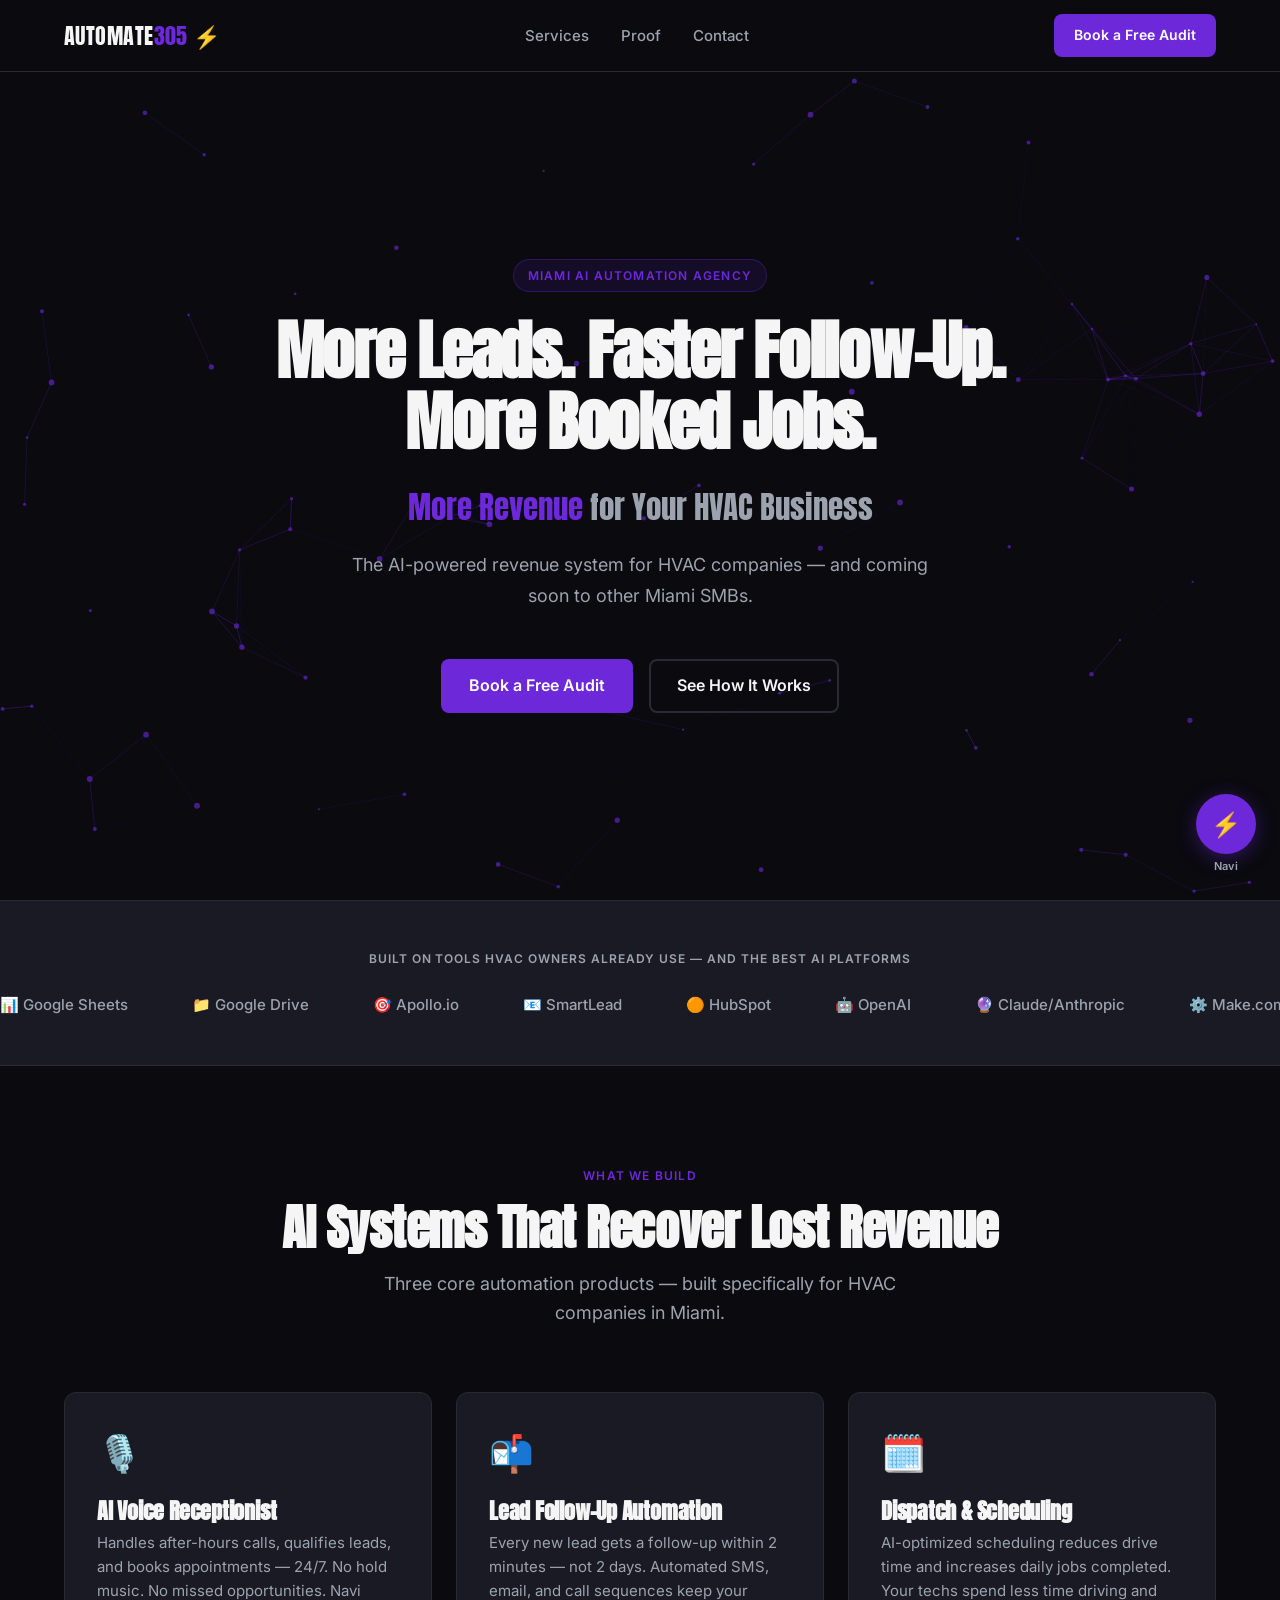
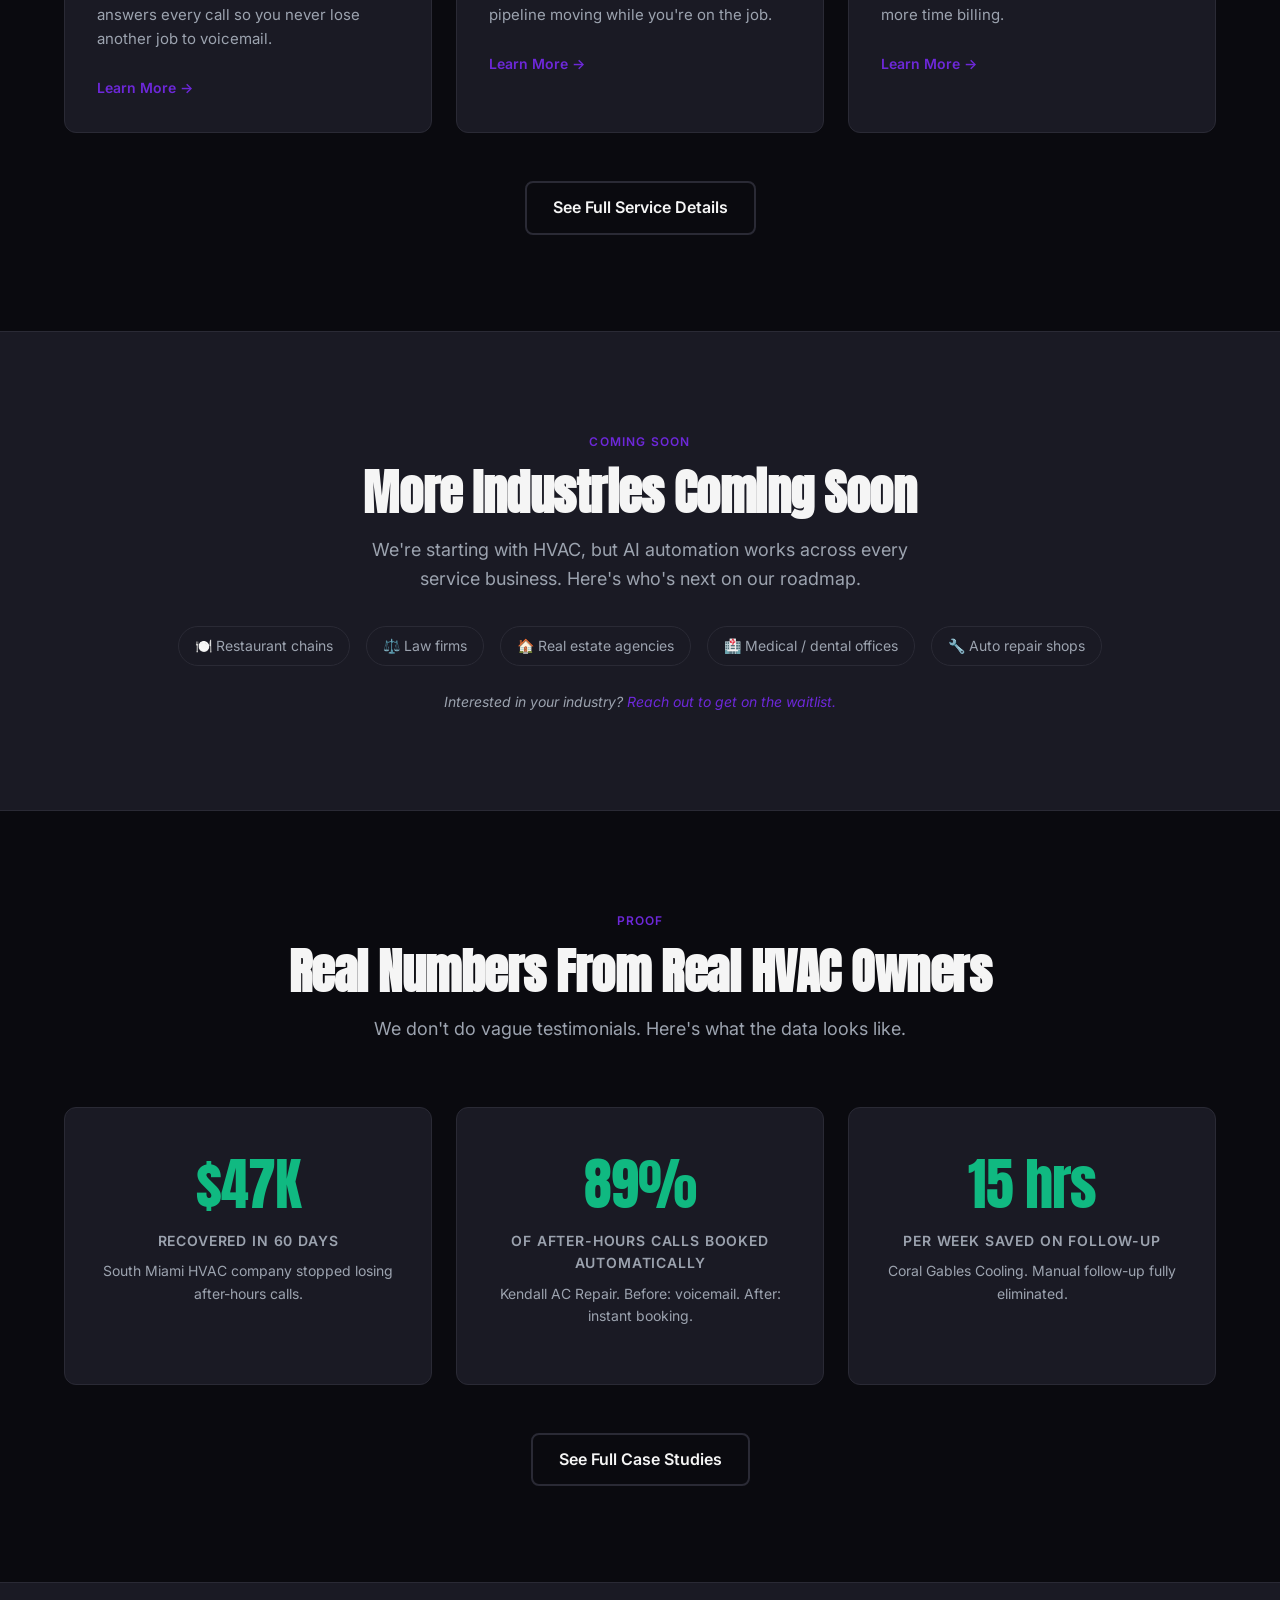
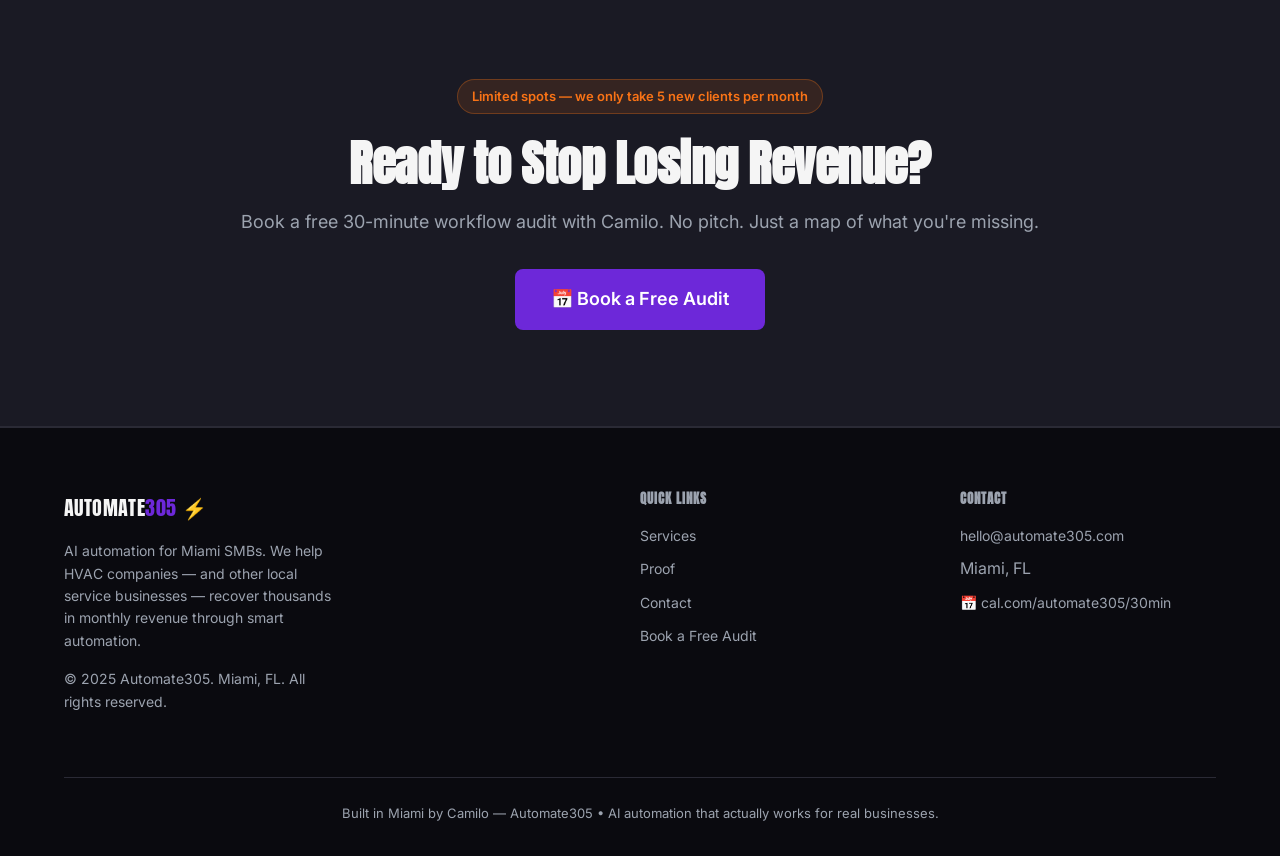
<file: index.html>
<!DOCTYPE html>
<html lang="en">
<head>
  <meta charset="UTF-8" />
  <meta name="viewport" content="width=device-width, initial-scale=1.0" />
  <title>Automate305 | AI Automation for Miami HVAC</title>
  <meta name="description" content="Automate305 helps Miami HVAC companies recover $3k-6k/month in missed revenue through AI-powered lead follow-up, scheduling, and dispatch automation." />
  <meta name="keywords" content="HVAC automation Miami, AI automation Miami, lead follow-up automation, HVAC software, Automate305" />
  <meta property="og:title" content="Automate305 | AI Automation for Miami HVAC" />
  <meta property="og:description" content="Stop losing revenue to missed calls and slow follow-up. Automate305 builds AI automation systems for Miami HVAC companies." />
  <meta property="og:type" content="website" />
  <link rel="preconnect" href="https://fonts.googleapis.com" />
  <link rel="preconnect" href="https://fonts.gstatic.com" crossorigin />
  <link href="https://fonts.googleapis.com/css2?family=Anton&family=Inter:wght@400;500;600;700&display=swap" rel="stylesheet" />
  <link rel="stylesheet" href="css/styles.css" />
</head>
<body>

  <!-- =============================================
       Navigation
       ============================================= -->
  <nav class="nav" id="main-nav" aria-label="Main navigation">
    <div class="nav-inner">
      <a href="index.html" class="logo" aria-label="Automate305 home">
        AUTOMATE<span class="purple">305</span> ⚡
      </a>

      <ul class="nav-links" id="nav-links" role="list">
        <li><a href="services.html">Services</a></li>
        <li><a href="proof.html">Proof</a></li>
        <li><a href="contact.html">Contact</a></li>
        <li>
          <a
            href="https://cal.com/automate305/30min"
            target="_blank"
            rel="noopener"
            class="btn-primary"
            style="padding: 10px 18px; font-size: 14px;"
          >
            Book a Free Audit
          </a>
        </li>
      </ul>

      <a
        href="https://cal.com/automate305/30min"
        target="_blank"
        rel="noopener"
        class="btn-primary nav-cta"
        style="padding: 10px 20px; font-size: 14px;"
      >
        Book a Free Audit
      </a>

      <button
        class="hamburger"
        id="hamburger"
        aria-label="Toggle navigation menu"
        aria-expanded="false"
        aria-controls="nav-links"
      >
        <span></span>
        <span></span>
        <span></span>
      </button>
    </div>
  </nav>

  <!-- =============================================
       Hero Section
       ============================================= -->
  <section class="hero" id="hero" aria-label="Hero">
    <canvas id="hero-canvas" aria-hidden="true"></canvas>

    <div class="hero-content">
      <div class="hero-eyebrow">Miami AI Automation Agency</div>

      <h1>More Leads. Faster Follow&#8209;Up. More Booked Jobs.</h1>

      <p class="hero-subheadline">
        <span id="rotating-text">More Revenue</span> for Your HVAC Business
      </p>

      <p class="hero-description">
        The AI-powered revenue system for HVAC companies — and coming soon to other Miami SMBs.
      </p>

      <div class="hero-actions">
        <a
          href="https://cal.com/automate305/30min"
          target="_blank"
          rel="noopener"
          class="btn-primary"
        >
          Book a Free Audit
        </a>
        <a href="services.html" class="btn-outline">
          See How It Works
        </a>
      </div>
    </div>
  </section>

  <!-- =============================================
       Logo Marquee
       ============================================= -->
  <section class="marquee-section" aria-label="Tools and platforms we use">
    <p class="marquee-label">Built on tools HVAC owners already use — and the best AI platforms</p>
    <div class="marquee-wrapper">
      <div class="marquee-track">
        <div class="marquee-content" id="marquee-content" aria-hidden="true">
          <span>📊 Google Sheets</span>
          <span>📁 Google Drive</span>
          <span>🎯 Apollo.io</span>
          <span>📧 SmartLead</span>
          <span>🟠 HubSpot</span>
          <span>🤖 OpenAI</span>
          <span>🔮 Claude/Anthropic</span>
          <span>⚙️ Make.com</span>
          <span>📅 Cal.com</span>
          <span>▲ Vercel</span>
        </div>
      </div>
    </div>
  </section>

  <!-- =============================================
       Service Preview Cards
       ============================================= -->
  <section class="services-section section" id="services" aria-labelledby="services-heading">
    <div class="container">
      <div class="section-header">
        <span class="section-label">What We Build</span>
        <h2 class="section-title" id="services-heading">AI Systems That Recover Lost Revenue</h2>
        <p class="section-subtitle">
          Three core automation products — built specifically for HVAC companies in Miami.
        </p>
      </div>

      <div class="services-grid">
        <!-- Card 1 -->
        <div class="service-card">
          <span class="service-card-icon">🎙️</span>
          <h3>AI Voice Receptionist</h3>
          <p>
            Handles after-hours calls, qualifies leads, and books appointments — 24/7.
            No hold music. No missed opportunities. Navi answers every call so you never lose another job to voicemail.
          </p>
          <a href="services.html" class="card-link">Learn More &rarr;</a>
        </div>

        <!-- Card 2 -->
        <div class="service-card">
          <span class="service-card-icon">📬</span>
          <h3>Lead Follow-Up Automation</h3>
          <p>
            Every new lead gets a follow-up within 2 minutes — not 2 days.
            Automated SMS, email, and call sequences keep your pipeline moving while you're on the job.
          </p>
          <a href="services.html" class="card-link">Learn More &rarr;</a>
        </div>

        <!-- Card 3 -->
        <div class="service-card">
          <span class="service-card-icon">🗓️</span>
          <h3>Dispatch &amp; Scheduling</h3>
          <p>
            AI-optimized scheduling reduces drive time and increases daily jobs completed.
            Your techs spend less time driving and more time billing.
          </p>
          <a href="services.html" class="card-link">Learn More &rarr;</a>
        </div>
      </div>

      <div class="text-center mt-xl">
        <a href="services.html" class="btn-outline">See Full Service Details</a>
      </div>
    </div>
  </section>

  <!-- =============================================
       More Industries Coming Soon
       ============================================= -->
  <section class="section" style="background: var(--color-card-dark); border-top: 1px solid var(--color-border); border-bottom: 1px solid var(--color-border);" aria-labelledby="industries-heading">
    <div class="container text-center">
      <span class="section-label">Coming Soon</span>
      <h2 class="section-title" id="industries-heading">More Industries Coming Soon</h2>
      <p class="section-subtitle">
        We're starting with HVAC, but AI automation works across every service business.
        Here's who's next on our roadmap.
      </p>

      <div class="industries-list" role="list">
        <span class="industry-tag" role="listitem">🍽️ Restaurant chains</span>
        <span class="industry-tag" role="listitem">⚖️ Law firms</span>
        <span class="industry-tag" role="listitem">🏠 Real estate agencies</span>
        <span class="industry-tag" role="listitem">🏥 Medical / dental offices</span>
        <span class="industry-tag" role="listitem">🔧 Auto repair shops</span>
      </div>

      <p class="note mt-lg">
        Interested in your industry? <a href="contact.html" style="color: var(--color-accent);">Reach out to get on the waitlist.</a>
      </p>
    </div>
  </section>

  <!-- =============================================
       Social Proof Teaser
       ============================================= -->
  <section class="section" aria-labelledby="proof-heading">
    <div class="container text-center">
      <span class="section-label">Proof</span>
      <h2 class="section-title" id="proof-heading">Real Numbers From Real HVAC Owners</h2>
      <p class="section-subtitle">
        We don't do vague testimonials. Here's what the data looks like.
      </p>

      <div class="services-grid" style="margin-top: var(--space-2xl);">
        <div class="service-card text-center">
          <div style="font-family: 'Anton', sans-serif; font-size: 56px; color: var(--color-success); letter-spacing: -0.02em;">$47K</div>
          <p style="font-size: 14px; font-weight: 600; text-transform: uppercase; letter-spacing: 0.06em; color: var(--color-muted-dark); margin-bottom: 8px;">recovered in 60 days</p>
          <p style="font-size: 14px; color: var(--color-muted-dark);">South Miami HVAC company stopped losing after-hours calls.</p>
        </div>

        <div class="service-card text-center">
          <div style="font-family: 'Anton', sans-serif; font-size: 56px; color: var(--color-success); letter-spacing: -0.02em;">89%</div>
          <p style="font-size: 14px; font-weight: 600; text-transform: uppercase; letter-spacing: 0.06em; color: var(--color-muted-dark); margin-bottom: 8px;">of after-hours calls booked automatically</p>
          <p style="font-size: 14px; color: var(--color-muted-dark);">Kendall AC Repair. Before: voicemail. After: instant booking.</p>
        </div>

        <div class="service-card text-center">
          <div style="font-family: 'Anton', sans-serif; font-size: 56px; color: var(--color-success); letter-spacing: -0.02em;">15 hrs</div>
          <p style="font-size: 14px; font-weight: 600; text-transform: uppercase; letter-spacing: 0.06em; color: var(--color-muted-dark); margin-bottom: 8px;">per week saved on follow-up</p>
          <p style="font-size: 14px; color: var(--color-muted-dark);">Coral Gables Cooling. Manual follow-up fully eliminated.</p>
        </div>
      </div>

      <div class="text-center mt-xl">
        <a href="proof.html" class="btn-outline">See Full Case Studies</a>
      </div>
    </div>
  </section>

  <!-- =============================================
       CTA Section
       ============================================= -->
  <div class="cta-block">
    <span class="urgency-note">Limited spots — we only take 5 new clients per month</span>
    <h2 style="margin-top: var(--space-md);">Ready to Stop Losing Revenue?</h2>
    <p>Book a free 30-minute workflow audit with Camilo. No pitch. Just a map of what you're missing.</p>
    <a
      href="https://cal.com/automate305/30min"
      target="_blank"
      rel="noopener"
      class="btn-primary"
      style="font-size: 18px; padding: 16px 36px;"
    >
      📅 Book a Free Audit
    </a>
  </div>

  <!-- =============================================
       Footer
       ============================================= -->
  <footer class="footer" aria-label="Site footer">
    <div class="container">
      <div class="footer-grid">
        <!-- Brand column -->
        <div class="footer-brand">
          <a href="index.html" class="logo">
            AUTOMATE<span class="purple">305</span> ⚡
          </a>
          <p>
            AI automation for Miami SMBs. We help HVAC companies — and other local service businesses — recover thousands in monthly revenue through smart automation.
          </p>
          <p style="margin-top: var(--space-sm);">
            &copy; 2025 Automate305. Miami, FL. All rights reserved.
          </p>
        </div>

        <!-- Quick links column -->
        <div class="footer-col">
          <h4>Quick Links</h4>
          <ul>
            <li><a href="services.html">Services</a></li>
            <li><a href="proof.html">Proof</a></li>
            <li><a href="contact.html">Contact</a></li>
            <li>
              <a href="https://cal.com/automate305/30min" target="_blank" rel="noopener">
                Book a Free Audit
              </a>
            </li>
          </ul>
        </div>

        <!-- Contact column -->
        <div class="footer-col">
          <h4>Contact</h4>
          <ul>
            <li>
              <a href="mailto:hello@automate305.com">hello@automate305.com</a>
            </li>
            <li>
              <span style="color: var(--color-muted-dark);">Miami, FL</span>
            </li>
            <li>
              <a href="https://cal.com/automate305/30min" target="_blank" rel="noopener">
                📅 cal.com/automate305/30min
              </a>
            </li>
          </ul>
        </div>
      </div>

      <div class="footer-bottom">
        <p>Built in Miami by Camilo &mdash; Automate305 &bull; AI automation that actually works for real businesses.</p>
      </div>
    </div>
  </footer>

  <script src="js/main.js"></script>
  <script src="js/navi.js"></script>
</body>
</html>
</file>
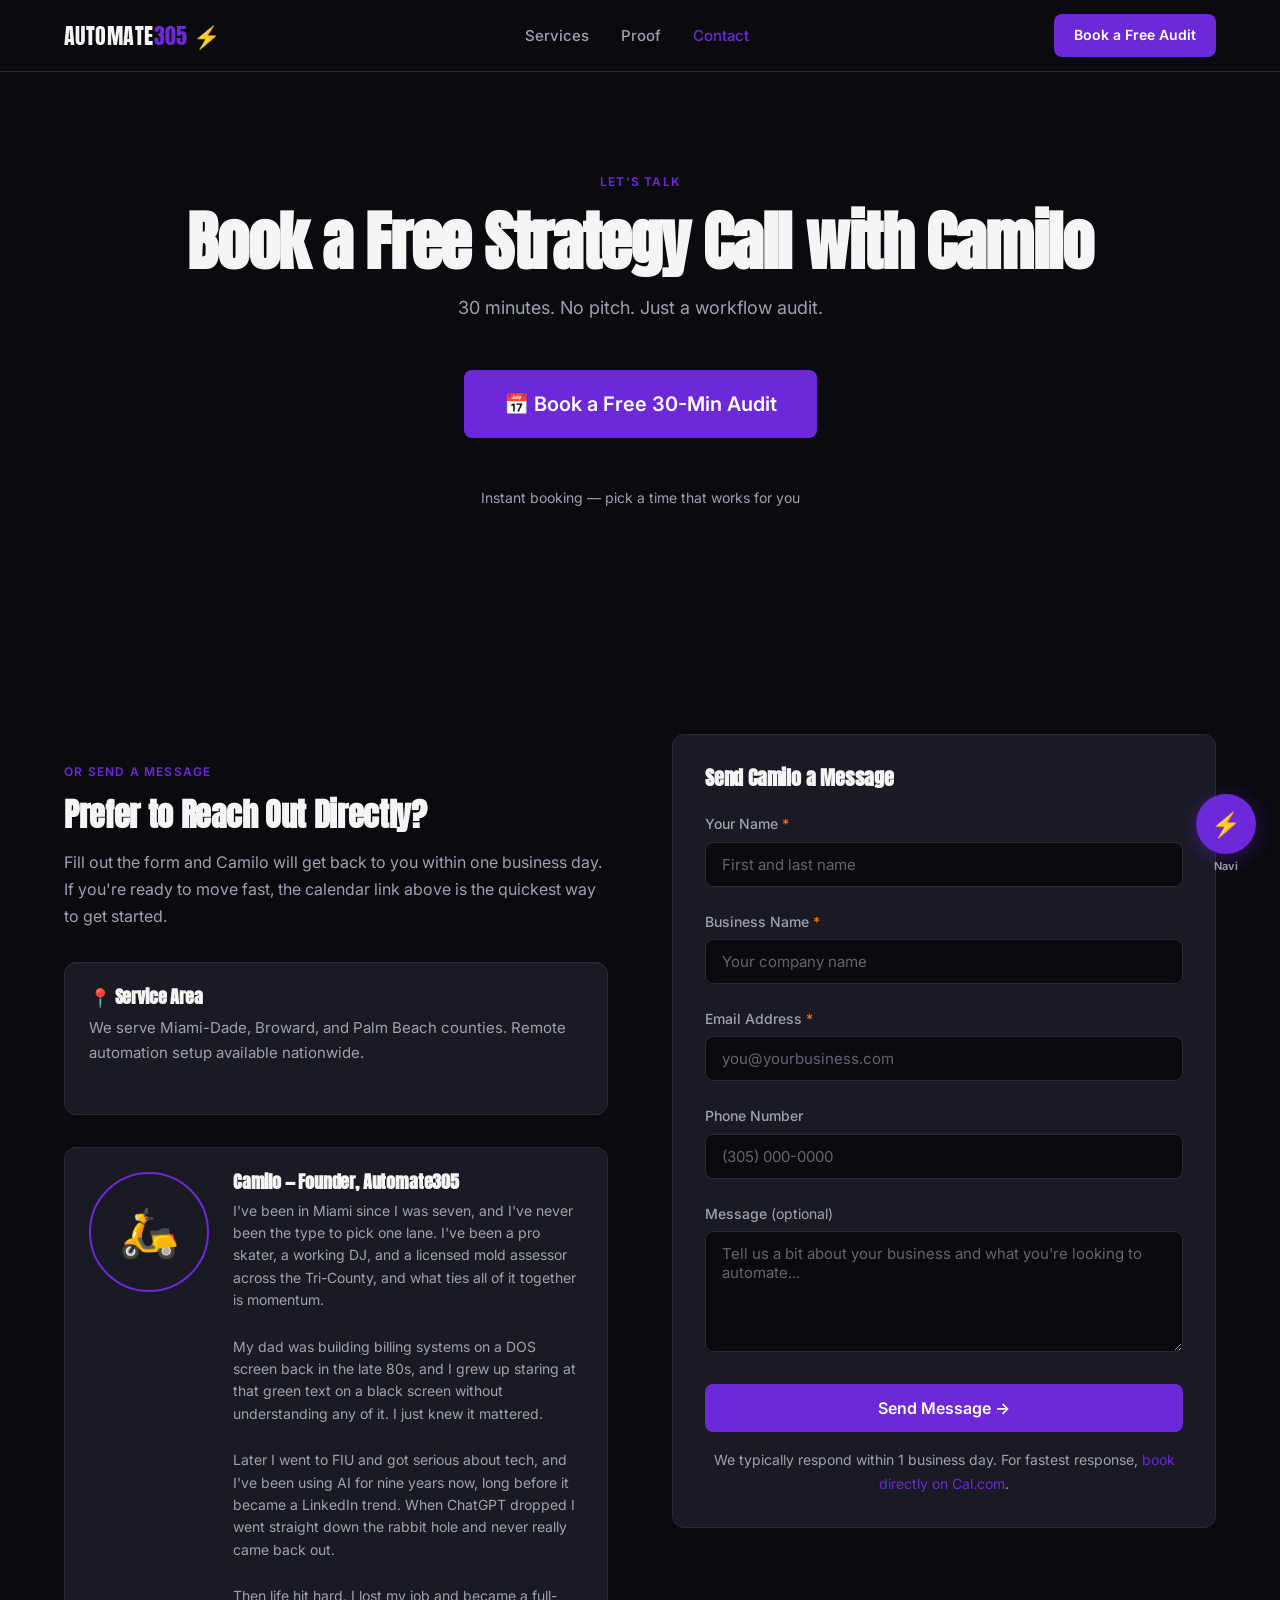
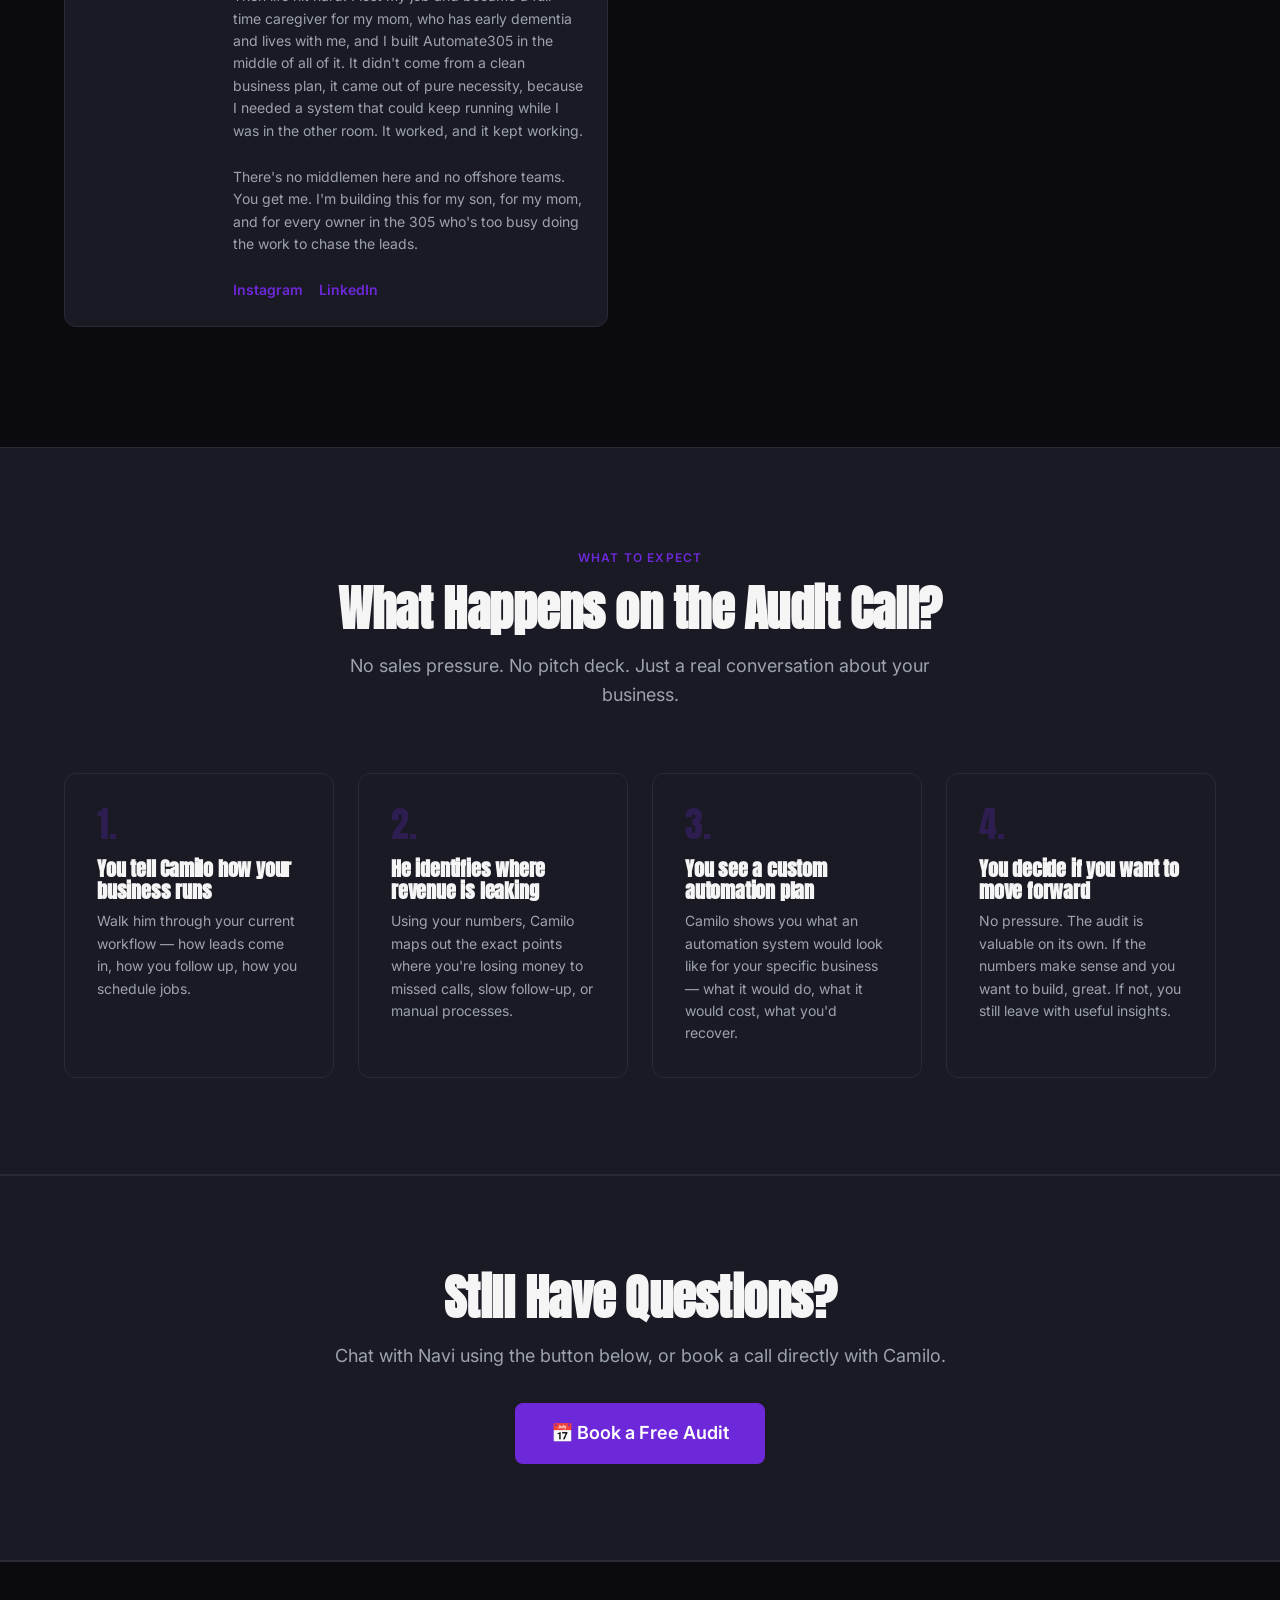
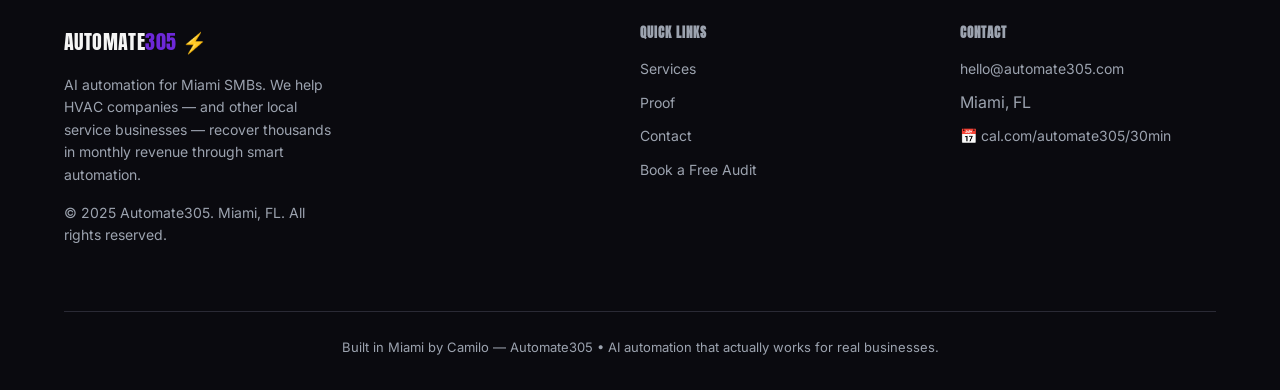
<file: contact.html>
<!DOCTYPE html>
<html lang="en">
<head>
  <meta charset="UTF-8" />
  <meta name="viewport" content="width=device-width, initial-scale=1.0" />
  <title>Contact | Automate305 — Book a Free Audit with Camilo</title>
  <meta name="description" content="Book a free 30-minute workflow audit with Camilo. No pitch — just a map of where your HVAC business is losing revenue." />
  <link rel="preconnect" href="https://fonts.googleapis.com" />
  <link rel="preconnect" href="https://fonts.gstatic.com" crossorigin />
  <link href="https://fonts.googleapis.com/css2?family=Anton&family=Inter:wght@400;500;600;700&display=swap" rel="stylesheet" />
  <link rel="stylesheet" href="css/styles.css" />
</head>
<body>

  <!-- =============================================
       Navigation
       ============================================= -->
  <nav class="nav" id="main-nav" aria-label="Main navigation">
    <div class="nav-inner">
      <a href="index.html" class="logo" aria-label="Automate305 home">
        AUTOMATE<span class="purple">305</span> ⚡
      </a>

      <ul class="nav-links" id="nav-links" role="list">
        <li><a href="services.html">Services</a></li>
        <li><a href="proof.html">Proof</a></li>
        <li><a href="contact.html" class="active">Contact</a></li>
        <li>
          <a
            href="https://cal.com/automate305/30min"
            target="_blank"
            rel="noopener"
            class="btn-primary"
            style="padding: 10px 18px; font-size: 14px;"
          >
            Book a Free Audit
          </a>
        </li>
      </ul>

      <a
        href="https://cal.com/automate305/30min"
        target="_blank"
        rel="noopener"
        class="btn-primary nav-cta"
        style="padding: 10px 20px; font-size: 14px;"
      >
        Book a Free Audit
      </a>

      <button
        class="hamburger"
        id="hamburger"
        aria-label="Toggle navigation menu"
        aria-expanded="false"
        aria-controls="nav-links"
      >
        <span></span>
        <span></span>
        <span></span>
      </button>
    </div>
  </nav>

  <!-- =============================================
       Page Hero
       ============================================= -->
  <section
    style="background: var(--color-bg-primary); padding: var(--space-3xl) 0 var(--space-2xl); text-align: center;"
    aria-labelledby="contact-hero-heading"
  >
    <div class="container">
      <span class="section-label">Let's Talk</span>
      <h1 id="contact-hero-heading" style="color: var(--color-text-light); margin-bottom: var(--space-sm);">
        Book a Free Strategy Call with Camilo
      </h1>
      <p class="section-subtitle">
        30 minutes. No pitch. Just a workflow audit.
      </p>

      <div style="margin-top: var(--space-xl);">
        <a
          href="https://cal.com/automate305/30min"
          target="_blank"
          rel="noopener"
          class="btn-primary contact-cal-btn"
          style="font-size: 20px; padding: 18px 40px;"
        >
          📅 Book a Free 30-Min Audit
        </a>
        <p class="text-sm muted" style="margin-top: var(--space-sm);">
          Instant booking &mdash; pick a time that works for you
        </p>
      </div>
    </div>
  </section>

  <!-- =============================================
       Contact Section — Form + Info
       ============================================= -->
  <section class="contact-section" aria-labelledby="contact-form-heading">
    <div class="container">
      <div class="contact-grid">

        <!-- Left: Contact Info + About Camilo -->
        <div class="contact-info">
          <span class="section-label">Or Send a Message</span>
          <h2 class="section-title" id="contact-form-heading" style="font-size: 32px; margin-bottom: var(--space-sm);">
            Prefer to Reach Out Directly?
          </h2>
          <p>
            Fill out the form and Camilo will get back to you within one business day.
            If you're ready to move fast, the calendar link above is the quickest way to get started.
          </p>

          <!-- Service Area -->
          <div
            style="margin-top: var(--space-lg); background: var(--color-card-dark); border: 1px solid var(--color-border); border-radius: var(--radius-lg); padding: var(--space-md);"
          >
            <h3 style="font-size: 18px; color: var(--color-text-light); margin-bottom: var(--space-xs);">
              📍 Service Area
            </h3>
            <p style="font-size: 15px; color: var(--color-muted-dark); line-height: 1.7;">
              We serve Miami-Dade, Broward, and Palm Beach counties.
              Remote automation setup available nationwide.
            </p>
          </div>

          <!-- About Camilo -->
          <div class="about-camilo" style="margin-top: var(--space-lg);">
            <!-- Replace with: <img src="assets/camilo-scooter.png" alt="Camilo, founder of Automate305" /> once photo is added -->
            <div class="about-camilo-placeholder" aria-label="Camilo photo coming soon">🛵</div>
            <div class="about-camilo-text">
              <h4>Camilo — Founder, Automate305</h4>
              <p>
                I've been in Miami since I was seven, and I've never been the type to pick one lane. I've been a pro skater, a working DJ, and a licensed mold assessor across the Tri-County, and what ties all of it together is momentum.
              </p>
              <p style="margin-top: var(--space-xs);">
                My dad was building billing systems on a DOS screen back in the late 80s, and I grew up staring at that green text on a black screen without understanding any of it. I just knew it mattered.
              </p>
              <p style="margin-top: var(--space-xs);">
                Later I went to FIU and got serious about tech, and I've been using AI for nine years now, long before it became a LinkedIn trend. When ChatGPT dropped I went straight down the rabbit hole and never really came back out.
              </p>
              <p style="margin-top: var(--space-xs);">
                Then life hit hard. I lost my job and became a full-time caregiver for my mom, who has early dementia and lives with me, and I built Automate305 in the middle of all of it. It didn't come from a clean business plan, it came out of pure necessity, because I needed a system that could keep running while I was in the other room. It worked, and it kept working.
              </p>
              <p style="margin-top: var(--space-xs);">
                There's no middlemen here and no offshore teams. You get me. I'm building this for my son, for my mom, and for every owner in the 305 who's too busy doing the work to chase the leads.
              </p>
              <div class="social-links">
                <a href="#" aria-label="Follow Automate305 on Instagram">Instagram</a>
                <a href="#" aria-label="Connect with Camilo on LinkedIn">LinkedIn</a>
              </div>
            </div>
          </div>
        </div>

        <!-- Right: Contact Form -->
        <div>
          <form
            class="contact-form"
            action="#"
            method="post"
            aria-label="Contact form"
            novalidate
          >
            <h3 style="font-size: 20px; color: var(--color-text-light); margin-bottom: var(--space-md);">
              Send Camilo a Message
            </h3>

            <div class="form-group">
              <label for="contact-name">Your Name <span style="color: var(--color-urgency);">*</span></label>
              <input
                type="text"
                id="contact-name"
                name="name"
                placeholder="First and last name"
                required
                autocomplete="name"
              />
            </div>

            <div class="form-group">
              <label for="contact-business">Business Name <span style="color: var(--color-urgency);">*</span></label>
              <input
                type="text"
                id="contact-business"
                name="business"
                placeholder="Your company name"
                required
                autocomplete="organization"
              />
            </div>

            <div class="form-group">
              <label for="contact-email">Email Address <span style="color: var(--color-urgency);">*</span></label>
              <input
                type="email"
                id="contact-email"
                name="email"
                placeholder="you@yourbusiness.com"
                required
                autocomplete="email"
              />
            </div>

            <div class="form-group">
              <label for="contact-phone">Phone Number</label>
              <input
                type="tel"
                id="contact-phone"
                name="phone"
                placeholder="(305) 000-0000"
                autocomplete="tel"
              />
            </div>

            <div class="form-group">
              <label for="contact-message">Message <span style="color: var(--color-muted-dark); font-weight: 400;">(optional)</span></label>
              <textarea
                id="contact-message"
                name="message"
                placeholder="Tell us a bit about your business and what you're looking to automate..."
                rows="5"
              ></textarea>
            </div>

            <button type="submit" class="btn-primary" style="width: 100%; justify-content: center; font-size: 16px; padding: 14px;">
              Send Message &rarr;
            </button>

            <p class="text-sm muted" style="text-align: center; margin-top: var(--space-sm);">
              We typically respond within 1 business day.
              For fastest response, <a href="https://cal.com/automate305/30min" target="_blank" rel="noopener" style="color: var(--color-accent);">book directly on Cal.com</a>.
            </p>
          </form>
        </div>

      </div>
    </div>
  </section>

  <!-- =============================================
       FAQ / Reassurance Block
       ============================================= -->
  <section
    style="background: var(--color-card-dark); border-top: 1px solid var(--color-border); border-bottom: 1px solid var(--color-border); padding: var(--space-3xl) 0;"
    aria-labelledby="faq-heading"
  >
    <div class="container">
      <div class="section-header">
        <span class="section-label">What to Expect</span>
        <h2 class="section-title" id="faq-heading">What Happens on the Audit Call?</h2>
        <p class="section-subtitle">No sales pressure. No pitch deck. Just a real conversation about your business.</p>
      </div>

      <div class="process-grid" style="margin-top: var(--space-2xl);">
        <div class="process-card">
          <span class="process-number" style="font-size: 36px;">1.</span>
          <h3>You tell Camilo how your business runs</h3>
          <p>Walk him through your current workflow — how leads come in, how you follow up, how you schedule jobs.</p>
        </div>

        <div class="process-card">
          <span class="process-number" style="font-size: 36px;">2.</span>
          <h3>He identifies where revenue is leaking</h3>
          <p>Using your numbers, Camilo maps out the exact points where you're losing money to missed calls, slow follow-up, or manual processes.</p>
        </div>

        <div class="process-card">
          <span class="process-number" style="font-size: 36px;">3.</span>
          <h3>You see a custom automation plan</h3>
          <p>Camilo shows you what an automation system would look like for your specific business — what it would do, what it would cost, what you'd recover.</p>
        </div>

        <div class="process-card">
          <span class="process-number" style="font-size: 36px;">4.</span>
          <h3>You decide if you want to move forward</h3>
          <p>No pressure. The audit is valuable on its own. If the numbers make sense and you want to build, great. If not, you still leave with useful insights.</p>
        </div>
      </div>
    </div>
  </section>

  <!-- =============================================
       Final CTA
       ============================================= -->
  <div class="cta-block">
    <h2>Still Have Questions?</h2>
    <p>Chat with Navi using the button below, or book a call directly with Camilo.</p>
    <a
      href="https://cal.com/automate305/30min"
      target="_blank"
      rel="noopener"
      class="btn-primary"
      style="font-size: 18px; padding: 16px 36px;"
    >
      📅 Book a Free Audit
    </a>
  </div>

  <!-- =============================================
       Footer
       ============================================= -->
  <footer class="footer" aria-label="Site footer">
    <div class="container">
      <div class="footer-grid">
        <div class="footer-brand">
          <a href="index.html" class="logo">
            AUTOMATE<span class="purple">305</span> ⚡
          </a>
          <p>AI automation for Miami SMBs. We help HVAC companies — and other local service businesses — recover thousands in monthly revenue through smart automation.</p>
          <p style="margin-top: var(--space-sm);">&copy; 2025 Automate305. Miami, FL. All rights reserved.</p>
        </div>

        <div class="footer-col">
          <h4>Quick Links</h4>
          <ul>
            <li><a href="services.html">Services</a></li>
            <li><a href="proof.html">Proof</a></li>
            <li><a href="contact.html">Contact</a></li>
            <li><a href="https://cal.com/automate305/30min" target="_blank" rel="noopener">Book a Free Audit</a></li>
          </ul>
        </div>

        <div class="footer-col">
          <h4>Contact</h4>
          <ul>
            <li><a href="mailto:hello@automate305.com">hello@automate305.com</a></li>
            <li><span style="color: var(--color-muted-dark);">Miami, FL</span></li>
            <li><a href="https://cal.com/automate305/30min" target="_blank" rel="noopener">📅 cal.com/automate305/30min</a></li>
          </ul>
        </div>
      </div>

      <div class="footer-bottom">
        <p>Built in Miami by Camilo &mdash; Automate305 &bull; AI automation that actually works for real businesses.</p>
      </div>
    </div>
  </footer>

  <script src="js/main.js"></script>
  <script src="js/navi.js"></script>
</body>
</html>
</file>
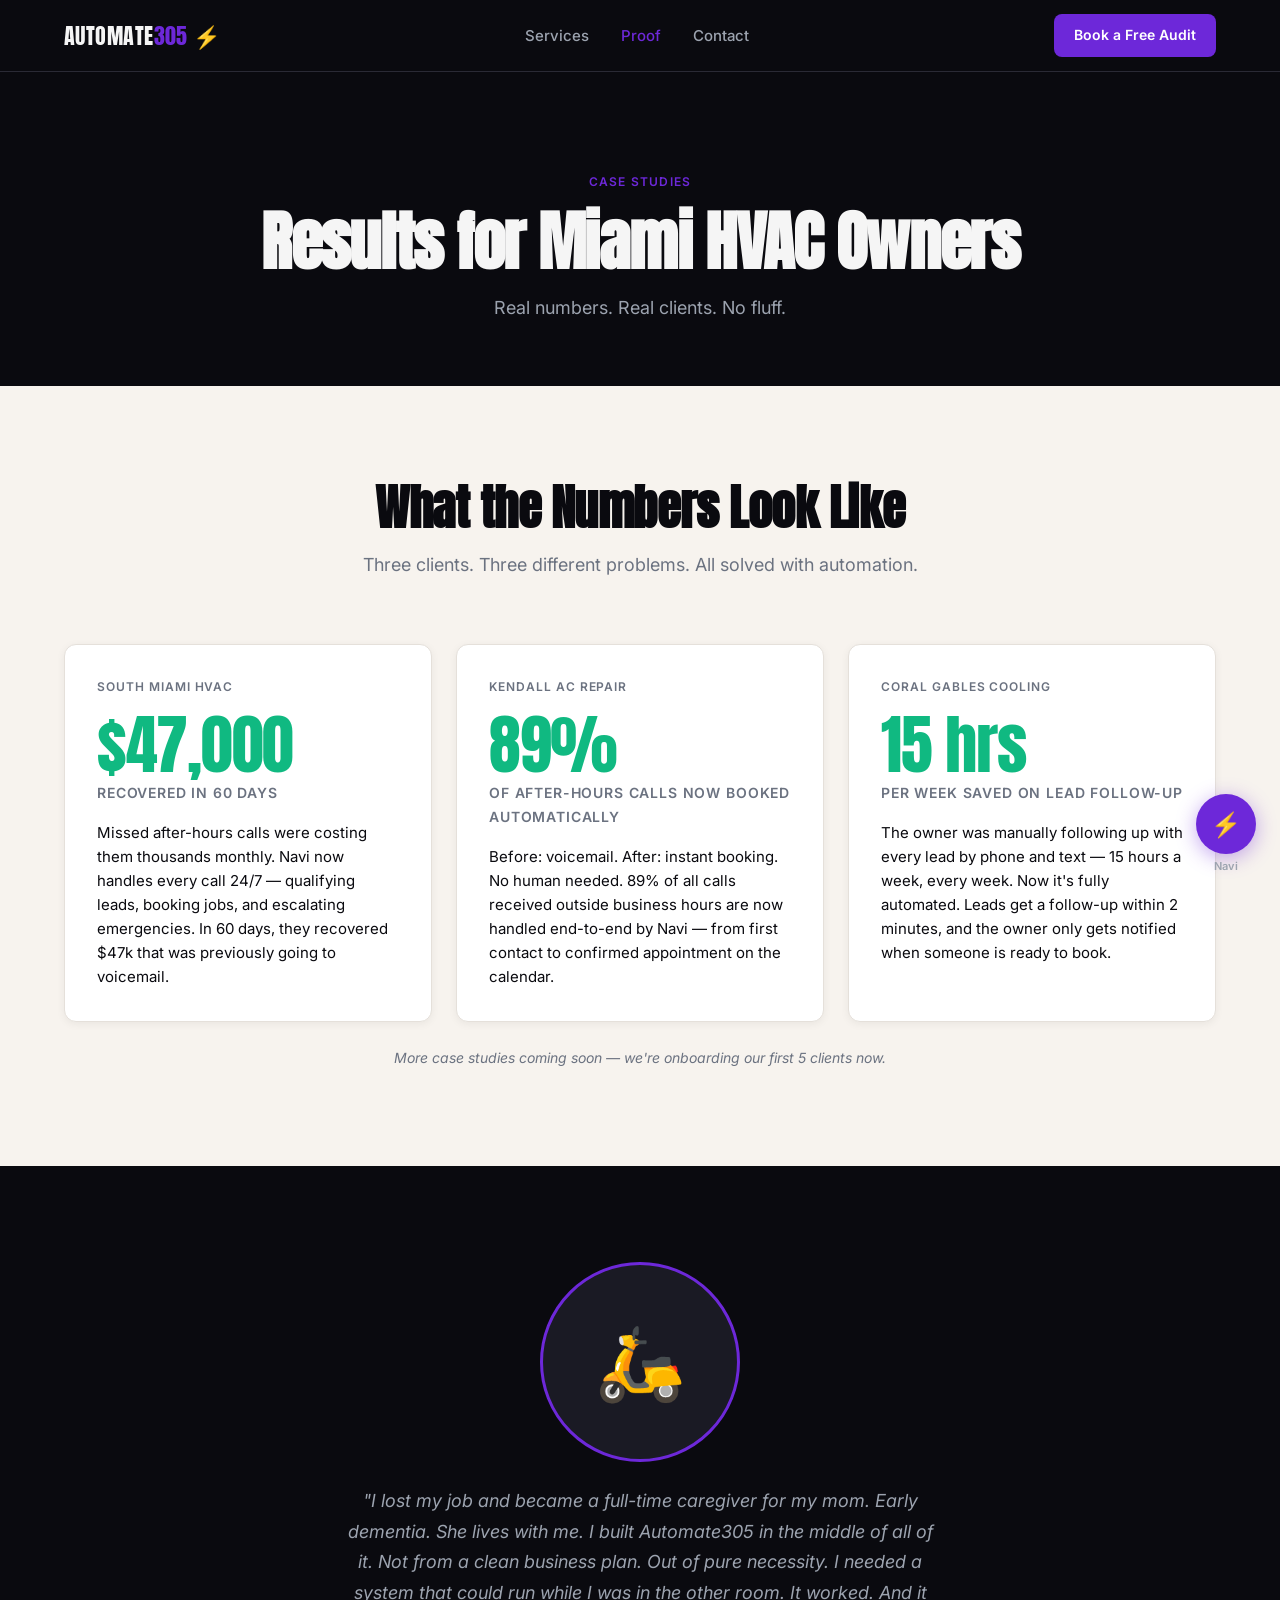
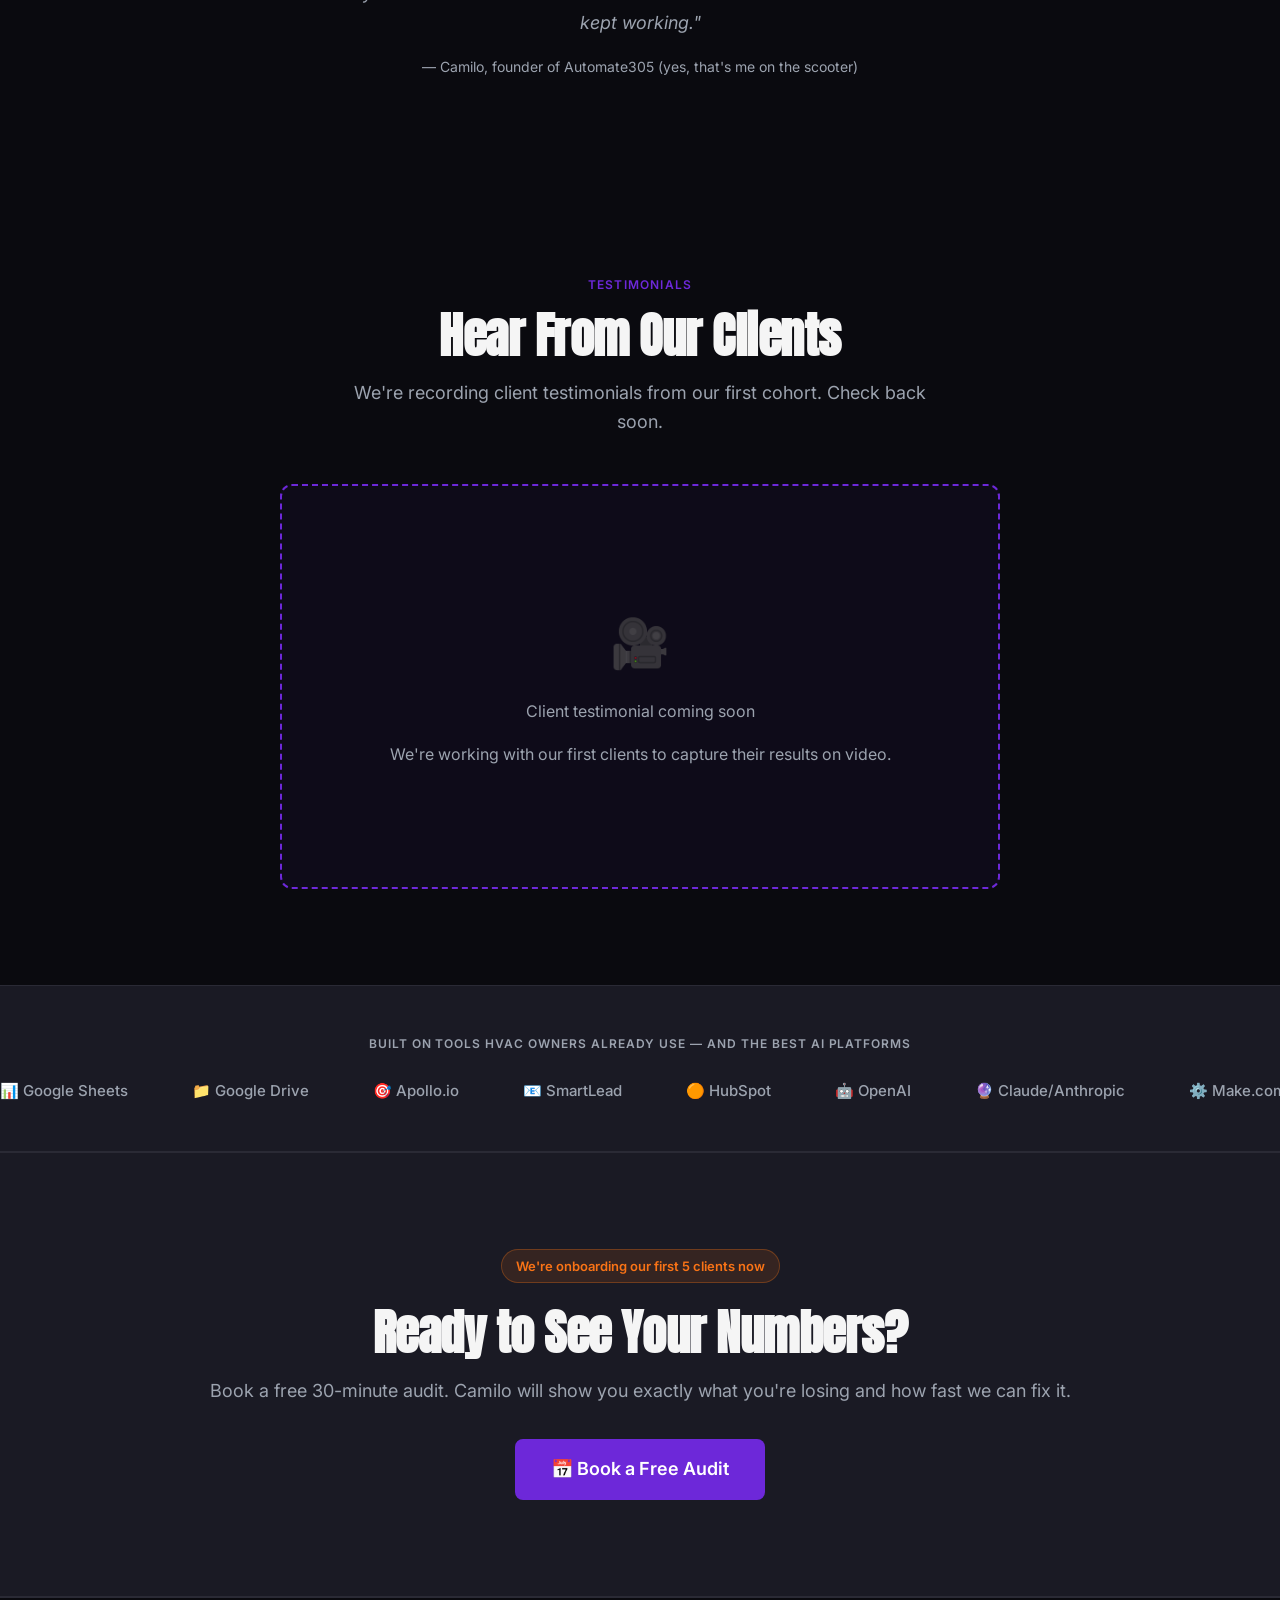
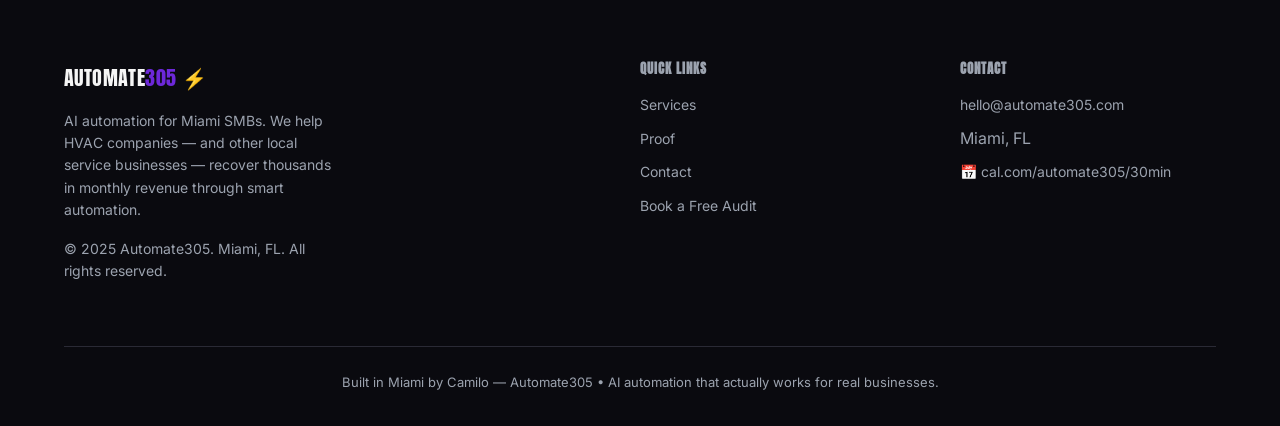
<file: proof.html>
<!DOCTYPE html>
<html lang="en">
<head>
  <meta charset="UTF-8" />
  <meta name="viewport" content="width=device-width, initial-scale=1.0" />
  <title>Proof | Automate305 — Results for Miami HVAC Owners</title>
  <meta name="description" content="Real results from real Miami HVAC companies. See how Automate305 has recovered thousands in monthly revenue for local businesses." />
  <link rel="preconnect" href="https://fonts.googleapis.com" />
  <link rel="preconnect" href="https://fonts.gstatic.com" crossorigin />
  <link href="https://fonts.googleapis.com/css2?family=Anton&family=Inter:wght@400;500;600;700&display=swap" rel="stylesheet" />
  <link rel="stylesheet" href="css/styles.css" />
</head>
<body>

  <!-- =============================================
       Navigation
       ============================================= -->
  <nav class="nav" id="main-nav" aria-label="Main navigation">
    <div class="nav-inner">
      <a href="index.html" class="logo" aria-label="Automate305 home">
        AUTOMATE<span class="purple">305</span> ⚡
      </a>

      <ul class="nav-links" id="nav-links" role="list">
        <li><a href="services.html">Services</a></li>
        <li><a href="proof.html" class="active">Proof</a></li>
        <li><a href="contact.html">Contact</a></li>
        <li>
          <a
            href="https://cal.com/automate305/30min"
            target="_blank"
            rel="noopener"
            class="btn-primary"
            style="padding: 10px 18px; font-size: 14px;"
          >
            Book a Free Audit
          </a>
        </li>
      </ul>

      <a
        href="https://cal.com/automate305/30min"
        target="_blank"
        rel="noopener"
        class="btn-primary nav-cta"
        style="padding: 10px 20px; font-size: 14px;"
      >
        Book a Free Audit
      </a>

      <button
        class="hamburger"
        id="hamburger"
        aria-label="Toggle navigation menu"
        aria-expanded="false"
        aria-controls="nav-links"
      >
        <span></span>
        <span></span>
        <span></span>
      </button>
    </div>
  </nav>

  <!-- =============================================
       Page Hero
       ============================================= -->
  <section
    style="background: var(--color-bg-primary); padding: var(--space-3xl) 0 var(--space-2xl); text-align: center;"
    aria-labelledby="proof-hero-heading"
  >
    <div class="container">
      <span class="section-label">Case Studies</span>
      <h1 id="proof-hero-heading" style="color: var(--color-text-light); margin-bottom: var(--space-sm);">
        Results for Miami HVAC Owners
      </h1>
      <p class="section-subtitle">
        Real numbers. Real clients. No fluff.
      </p>
    </div>
  </section>

  <!-- =============================================
       Case Study Cards
       ============================================= -->
  <section class="proof-section" aria-labelledby="case-studies-heading">
    <div class="container">
      <div class="section-header">
        <h2 class="section-title" id="case-studies-heading" style="color: var(--color-text-dark);">
          What the Numbers Look Like
        </h2>
        <p class="section-subtitle" style="color: var(--color-muted-light);">
          Three clients. Three different problems. All solved with automation.
        </p>
      </div>

      <div class="proof-grid">
        <!-- Case Study 1 -->
        <article class="proof-card">
          <p class="proof-card-client">South Miami HVAC</p>
          <div class="proof-stat">$47,000</div>
          <p class="proof-stat-label">recovered in 60 days</p>
          <p class="proof-card-detail">
            Missed after-hours calls were costing them thousands monthly.
            Navi now handles every call 24/7 — qualifying leads, booking jobs, and escalating emergencies.
            In 60 days, they recovered $47k that was previously going to voicemail.
          </p>
        </article>

        <!-- Case Study 2 -->
        <article class="proof-card">
          <p class="proof-card-client">Kendall AC Repair</p>
          <div class="proof-stat">89%</div>
          <p class="proof-stat-label">of after-hours calls now booked automatically</p>
          <p class="proof-card-detail">
            Before: voicemail. After: instant booking. No human needed.
            89% of all calls received outside business hours are now handled end-to-end by Navi —
            from first contact to confirmed appointment on the calendar.
          </p>
        </article>

        <!-- Case Study 3 -->
        <article class="proof-card">
          <p class="proof-card-client">Coral Gables Cooling</p>
          <div class="proof-stat">15 hrs</div>
          <p class="proof-stat-label">per week saved on lead follow-up</p>
          <p class="proof-card-detail">
            The owner was manually following up with every lead by phone and text — 15 hours a week, every week.
            Now it's fully automated. Leads get a follow-up within 2 minutes, and the owner only gets notified when someone is ready to book.
          </p>
        </article>
      </div>

      <p class="note" style="color: var(--color-muted-light);">
        More case studies coming soon — we're onboarding our first 5 clients now.
      </p>
    </div>
  </section>

  <!-- =============================================
       Camilo Section
       ============================================= -->
  <section class="camilo-section" aria-labelledby="camilo-heading">
    <div class="container">
      <!-- Replace div below with: <img src="assets/camilo-scooter.png" alt="Camilo, founder of Automate305, on a scooter" class="camilo-img" /> once photo is added -->
      <div class="camilo-img-placeholder" aria-label="Camilo photo coming soon">🛵</div>

      <blockquote class="camilo-quote">
        "I lost my job and became a full-time caregiver for my mom. Early dementia. She lives with me. I built Automate305 in the middle of all of it. Not from a clean business plan. Out of pure necessity. I needed a system that could run while I was in the other room. It worked. And it kept working."
      </blockquote>

      <p class="camilo-caption">
        &mdash; Camilo, founder of Automate305 (yes, that's me on the scooter)
      </p>
    </div>
  </section>

  <!-- =============================================
       Video Placeholder
       ============================================= -->
  <section class="section" aria-label="Client testimonial video section">
    <div class="container text-center">
      <span class="section-label">Testimonials</span>
      <h2 class="section-title">Hear From Our Clients</h2>
      <p class="section-subtitle">
        We're recording client testimonials from our first cohort. Check back soon.
      </p>

      <div class="video-placeholder" role="img" aria-label="Client testimonial video — coming soon">
        <div class="video-placeholder-icon">🎥</div>
        <p>Client testimonial coming soon</p>
        <p class="text-sm muted">We're working with our first clients to capture their results on video.</p>
      </div>
    </div>
  </section>

  <!-- =============================================
       Logo Marquee
       ============================================= -->
  <section class="marquee-section" aria-label="Tools and platforms we use">
    <p class="marquee-label">Built on tools HVAC owners already use — and the best AI platforms</p>
    <div class="marquee-wrapper">
      <div class="marquee-track">
        <div class="marquee-content" id="marquee-content" aria-hidden="true">
          <span>📊 Google Sheets</span>
          <span>📁 Google Drive</span>
          <span>🎯 Apollo.io</span>
          <span>📧 SmartLead</span>
          <span>🟠 HubSpot</span>
          <span>🤖 OpenAI</span>
          <span>🔮 Claude/Anthropic</span>
          <span>⚙️ Make.com</span>
          <span>📅 Cal.com</span>
          <span>▲ Vercel</span>
        </div>
      </div>
    </div>
  </section>

  <!-- =============================================
       CTA Section
       ============================================= -->
  <div class="cta-block" id="cta">
    <span class="urgency-note">We're onboarding our first 5 clients now</span>
    <h2 style="margin-top: var(--space-md);">Ready to See Your Numbers?</h2>
    <p>
      Book a free 30-minute audit. Camilo will show you exactly what you're losing and how fast we can fix it.
    </p>
    <a
      href="https://cal.com/automate305/30min"
      target="_blank"
      rel="noopener"
      class="btn-primary"
      style="font-size: 18px; padding: 16px 36px;"
    >
      📅 Book a Free Audit
    </a>
  </div>

  <!-- =============================================
       Footer
       ============================================= -->
  <footer class="footer" aria-label="Site footer">
    <div class="container">
      <div class="footer-grid">
        <div class="footer-brand">
          <a href="index.html" class="logo">
            AUTOMATE<span class="purple">305</span> ⚡
          </a>
          <p>AI automation for Miami SMBs. We help HVAC companies — and other local service businesses — recover thousands in monthly revenue through smart automation.</p>
          <p style="margin-top: var(--space-sm);">&copy; 2025 Automate305. Miami, FL. All rights reserved.</p>
        </div>

        <div class="footer-col">
          <h4>Quick Links</h4>
          <ul>
            <li><a href="services.html">Services</a></li>
            <li><a href="proof.html">Proof</a></li>
            <li><a href="contact.html">Contact</a></li>
            <li><a href="https://cal.com/automate305/30min" target="_blank" rel="noopener">Book a Free Audit</a></li>
          </ul>
        </div>

        <div class="footer-col">
          <h4>Contact</h4>
          <ul>
            <li><a href="mailto:hello@automate305.com">hello@automate305.com</a></li>
            <li><span style="color: var(--color-muted-dark);">Miami, FL</span></li>
            <li><a href="https://cal.com/automate305/30min" target="_blank" rel="noopener">📅 cal.com/automate305/30min</a></li>
          </ul>
        </div>
      </div>

      <div class="footer-bottom">
        <p>Built in Miami by Camilo &mdash; Automate305 &bull; AI automation that actually works for real businesses.</p>
      </div>
    </div>
  </footer>

  <script src="js/main.js"></script>
  <script src="js/navi.js"></script>
</body>
</html>
</file>
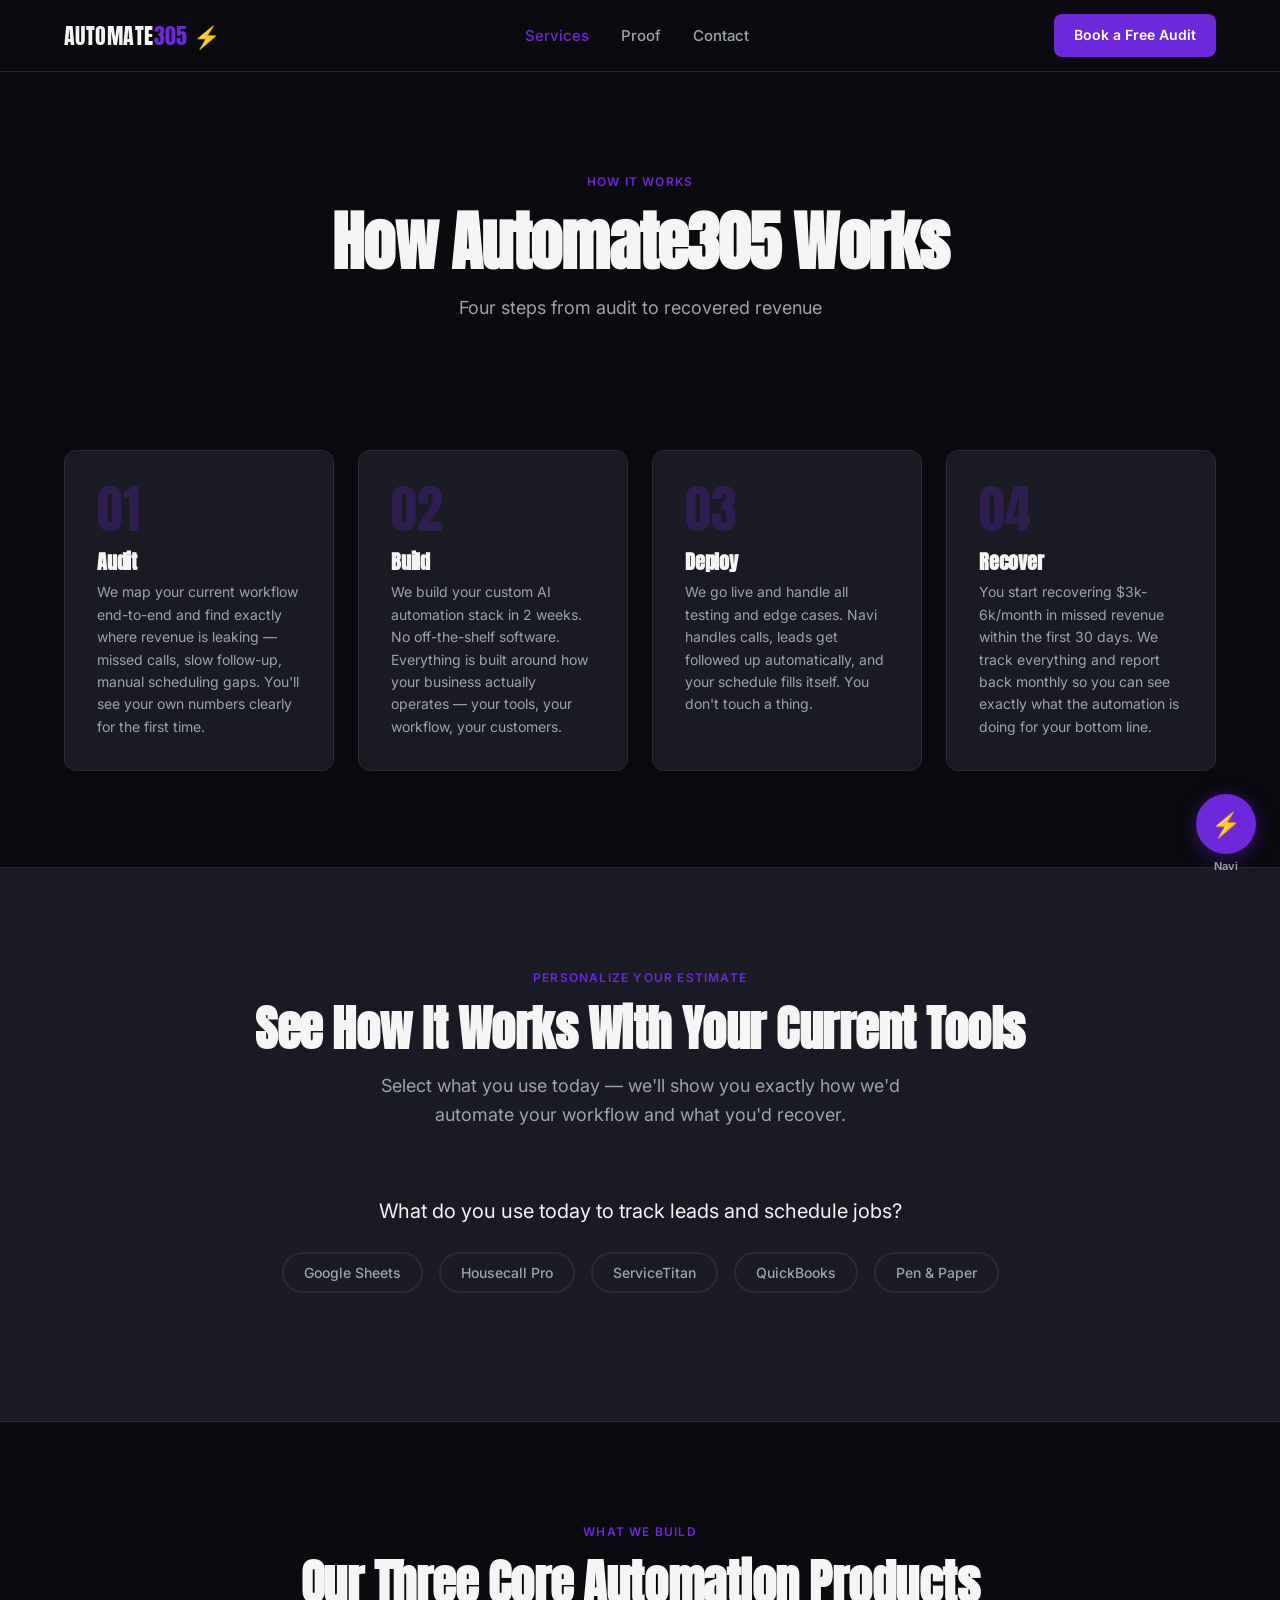
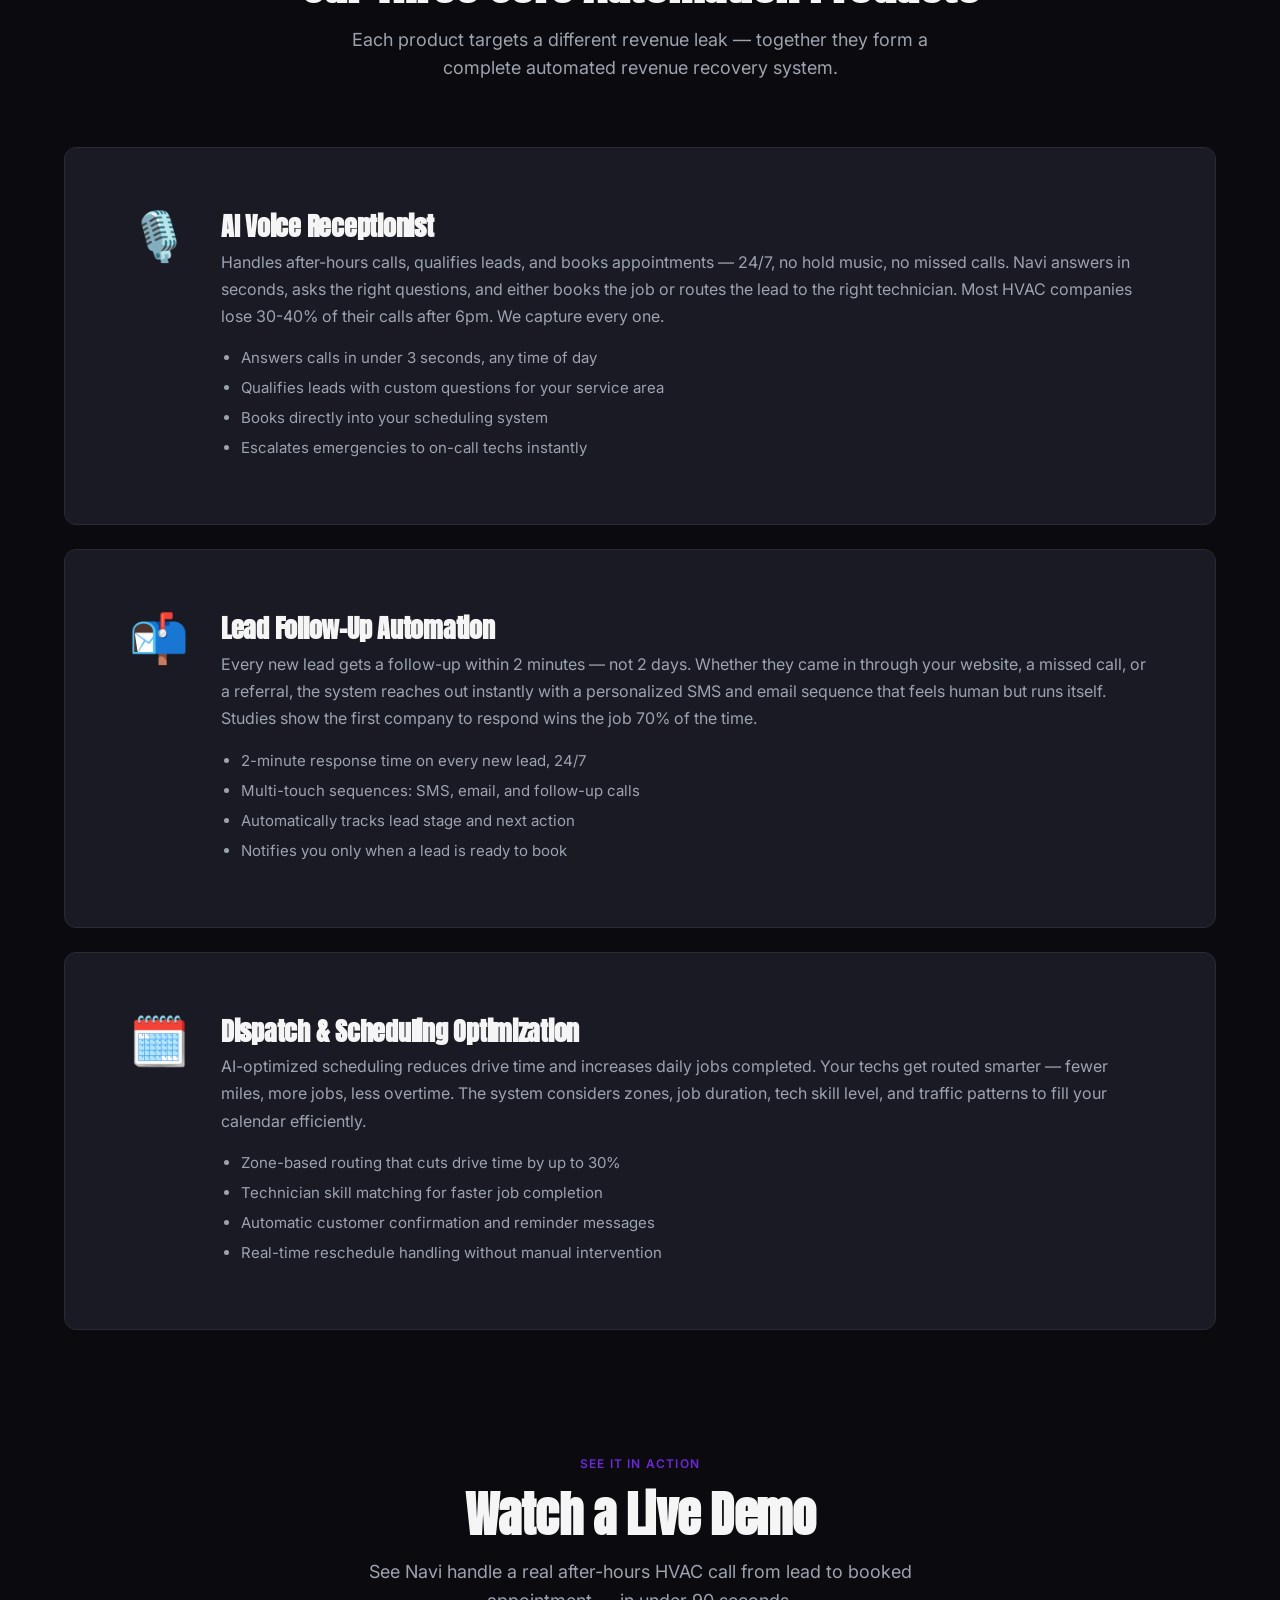
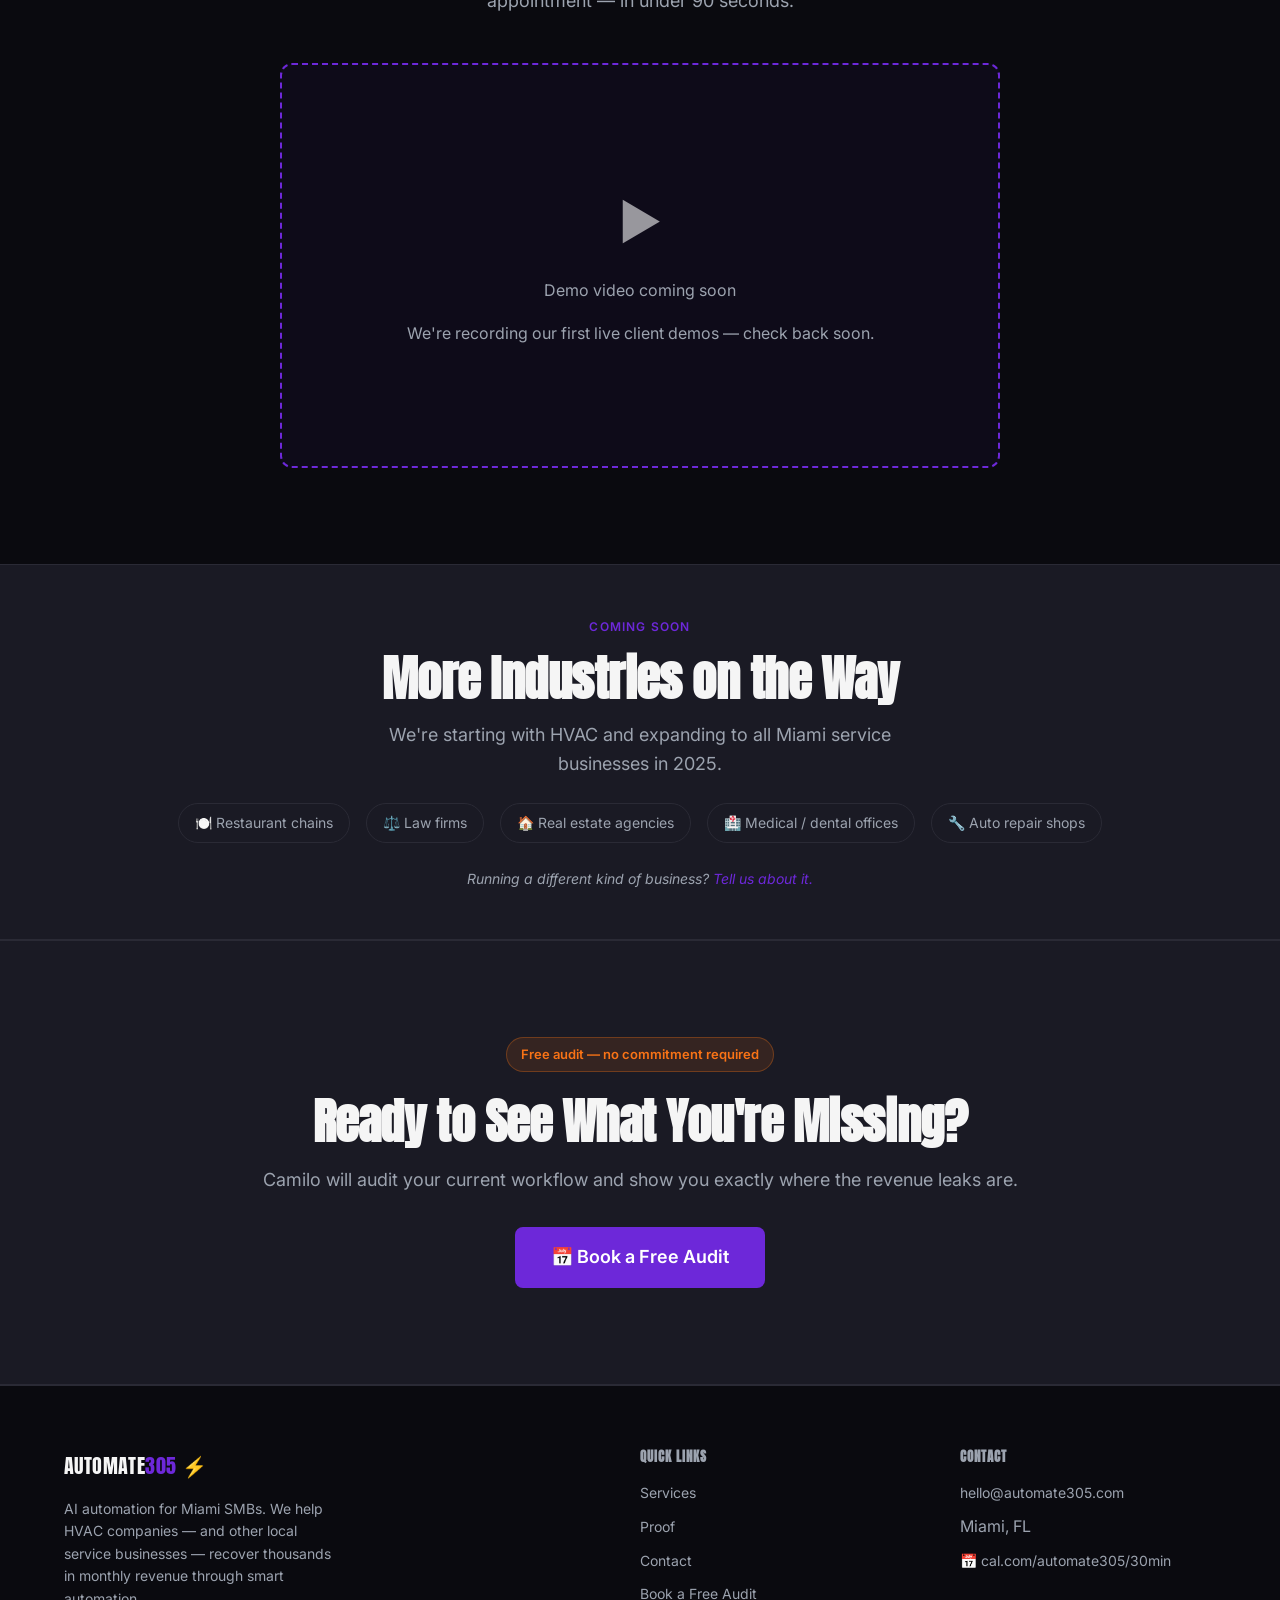
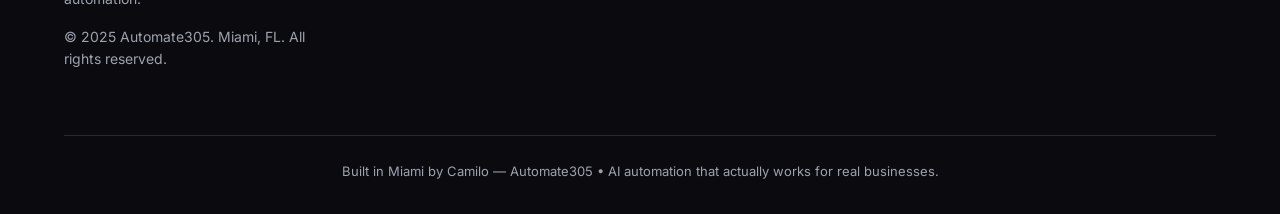
<file: services.html>
<!DOCTYPE html>
<html lang="en">
<head>
  <meta charset="UTF-8" />
  <meta name="viewport" content="width=device-width, initial-scale=1.0" />
  <title>Services | Automate305 — AI Automation for Miami HVAC</title>
  <meta name="description" content="See how Automate305 builds AI automation systems for Miami HVAC companies in 4 steps — from audit to recovered revenue in 2 weeks." />
  <link rel="preconnect" href="https://fonts.googleapis.com" />
  <link rel="preconnect" href="https://fonts.gstatic.com" crossorigin />
  <link href="https://fonts.googleapis.com/css2?family=Anton&family=Inter:wght@400;500;600;700&display=swap" rel="stylesheet" />
  <link rel="stylesheet" href="css/styles.css" />
</head>
<body>

  <!-- =============================================
       Navigation
       ============================================= -->
  <nav class="nav" id="main-nav" aria-label="Main navigation">
    <div class="nav-inner">
      <a href="index.html" class="logo" aria-label="Automate305 home">
        AUTOMATE<span class="purple">305</span> ⚡
      </a>

      <ul class="nav-links" id="nav-links" role="list">
        <li><a href="services.html" class="active">Services</a></li>
        <li><a href="proof.html">Proof</a></li>
        <li><a href="contact.html">Contact</a></li>
        <li>
          <a
            href="https://cal.com/automate305/30min"
            target="_blank"
            rel="noopener"
            class="btn-primary"
            style="padding: 10px 18px; font-size: 14px;"
          >
            Book a Free Audit
          </a>
        </li>
      </ul>

      <a
        href="https://cal.com/automate305/30min"
        target="_blank"
        rel="noopener"
        class="btn-primary nav-cta"
        style="padding: 10px 20px; font-size: 14px;"
      >
        Book a Free Audit
      </a>

      <button
        class="hamburger"
        id="hamburger"
        aria-label="Toggle navigation menu"
        aria-expanded="false"
        aria-controls="nav-links"
      >
        <span></span>
        <span></span>
        <span></span>
      </button>
    </div>
  </nav>

  <!-- =============================================
       Page Hero
       ============================================= -->
  <section
    style="background: var(--color-bg-primary); padding: var(--space-3xl) 0 var(--space-2xl); text-align: center;"
    aria-labelledby="services-hero-heading"
  >
    <div class="container">
      <span class="section-label">How It Works</span>
      <h1 id="services-hero-heading" style="color: var(--color-text-light); margin-bottom: var(--space-sm);">
        How Automate305 Works
      </h1>
      <p class="section-subtitle">
        Four steps from audit to recovered revenue
      </p>
    </div>
  </section>

  <!-- =============================================
       4-Step Process
       ============================================= -->
  <section class="section" style="padding-top: 0;" aria-labelledby="process-heading">
    <div class="container">
      <div class="process-grid">
        <!-- Step 01 -->
        <div class="process-card">
          <span class="process-number">01</span>
          <h3>Audit</h3>
          <p>
            We map your current workflow end-to-end and find exactly where revenue is leaking — missed calls, slow follow-up, manual scheduling gaps.
            You'll see your own numbers clearly for the first time.
          </p>
        </div>

        <!-- Step 02 -->
        <div class="process-card">
          <span class="process-number">02</span>
          <h3>Build</h3>
          <p>
            We build your custom AI automation stack in 2 weeks.
            No off-the-shelf software. Everything is built around how your business actually operates — your tools, your workflow, your customers.
          </p>
        </div>

        <!-- Step 03 -->
        <div class="process-card">
          <span class="process-number">03</span>
          <h3>Deploy</h3>
          <p>
            We go live and handle all testing and edge cases.
            Navi handles calls, leads get followed up automatically, and your schedule fills itself.
            You don't touch a thing.
          </p>
        </div>

        <!-- Step 04 -->
        <div class="process-card">
          <span class="process-number">04</span>
          <h3>Recover</h3>
          <p>
            You start recovering $3k-6k/month in missed revenue within the first 30 days.
            We track everything and report back monthly so you can see exactly what the automation is doing for your bottom line.
          </p>
        </div>
      </div>
    </div>
  </section>

  <!-- =============================================
       Tool Picker Section
       ============================================= -->
  <section class="tool-picker-section" aria-labelledby="tool-picker-heading">
    <div class="container">
      <div class="section-header">
        <span class="section-label">Personalize Your Estimate</span>
        <h2 class="section-title" id="tool-picker-heading">See How It Works With Your Current Tools</h2>
        <p class="section-subtitle">
          Select what you use today — we'll show you exactly how we'd automate your workflow and what you'd recover.
        </p>
      </div>

      <div id="tool-picker"></div>
    </div>
  </section>

  <!-- =============================================
       Full Service Details
       ============================================= -->
  <section class="section" aria-labelledby="service-details-heading">
    <div class="container">
      <div class="section-header">
        <span class="section-label">What We Build</span>
        <h2 class="section-title" id="service-details-heading">Our Three Core Automation Products</h2>
        <p class="section-subtitle">
          Each product targets a different revenue leak — together they form a complete automated revenue recovery system.
        </p>
      </div>

      <!-- Service 1: AI Voice Receptionist -->
      <div class="service-detail-card" style="margin-top: var(--space-2xl);">
        <div class="service-detail-icon">🎙️</div>
        <div class="service-detail-body">
          <h3>AI Voice Receptionist</h3>
          <p>
            Handles after-hours calls, qualifies leads, and books appointments — 24/7, no hold music, no missed calls.
            Navi answers in seconds, asks the right questions, and either books the job or routes the lead to the right technician.
            Most HVAC companies lose 30-40% of their calls after 6pm. We capture every one.
          </p>
          <ul style="margin-top: var(--space-sm); padding-left: 20px; list-style: disc; color: var(--color-muted-dark); font-size: 15px; display: flex; flex-direction: column; gap: 6px;">
            <li>Answers calls in under 3 seconds, any time of day</li>
            <li>Qualifies leads with custom questions for your service area</li>
            <li>Books directly into your scheduling system</li>
            <li>Escalates emergencies to on-call techs instantly</li>
          </ul>
        </div>
      </div>

      <!-- Service 2: Lead Follow-Up Automation -->
      <div class="service-detail-card">
        <div class="service-detail-icon">📬</div>
        <div class="service-detail-body">
          <h3>Lead Follow-Up Automation</h3>
          <p>
            Every new lead gets a follow-up within 2 minutes — not 2 days.
            Whether they came in through your website, a missed call, or a referral, the system reaches out instantly
            with a personalized SMS and email sequence that feels human but runs itself.
            Studies show the first company to respond wins the job 70% of the time.
          </p>
          <ul style="margin-top: var(--space-sm); padding-left: 20px; list-style: disc; color: var(--color-muted-dark); font-size: 15px; display: flex; flex-direction: column; gap: 6px;">
            <li>2-minute response time on every new lead, 24/7</li>
            <li>Multi-touch sequences: SMS, email, and follow-up calls</li>
            <li>Automatically tracks lead stage and next action</li>
            <li>Notifies you only when a lead is ready to book</li>
          </ul>
        </div>
      </div>

      <!-- Service 3: Dispatch & Scheduling -->
      <div class="service-detail-card">
        <div class="service-detail-icon">🗓️</div>
        <div class="service-detail-body">
          <h3>Dispatch &amp; Scheduling Optimization</h3>
          <p>
            AI-optimized scheduling reduces drive time and increases daily jobs completed.
            Your techs get routed smarter — fewer miles, more jobs, less overtime.
            The system considers zones, job duration, tech skill level, and traffic patterns to fill your calendar efficiently.
          </p>
          <ul style="margin-top: var(--space-sm); padding-left: 20px; list-style: disc; color: var(--color-muted-dark); font-size: 15px; display: flex; flex-direction: column; gap: 6px;">
            <li>Zone-based routing that cuts drive time by up to 30%</li>
            <li>Technician skill matching for faster job completion</li>
            <li>Automatic customer confirmation and reminder messages</li>
            <li>Real-time reschedule handling without manual intervention</li>
          </ul>
        </div>
      </div>
    </div>
  </section>

  <!-- =============================================
       Video Placeholder
       ============================================= -->
  <section class="section" style="padding-top: 0;" aria-label="Demo video section">
    <div class="container text-center">
      <span class="section-label">See It In Action</span>
      <h2 class="section-title">Watch a Live Demo</h2>
      <p class="section-subtitle">
        See Navi handle a real after-hours HVAC call from lead to booked appointment — in under 90 seconds.
      </p>

      <div class="video-placeholder" role="img" aria-label="Demo video placeholder — coming soon">
        <div class="video-placeholder-icon">▶️</div>
        <p>Demo video coming soon</p>
        <p class="text-sm muted">We're recording our first live client demos — check back soon.</p>
      </div>
    </div>
  </section>

  <!-- =============================================
       More Industries Note
       ============================================= -->
  <section
    style="background: var(--color-card-dark); border-top: 1px solid var(--color-border); border-bottom: 1px solid var(--color-border); padding: var(--space-xl) 0; text-align: center;"
    aria-label="Upcoming industries"
  >
    <div class="container">
      <span class="section-label">Coming Soon</span>
      <h2 class="section-title" style="margin-bottom: var(--space-sm);">More Industries on the Way</h2>
      <p class="section-subtitle">
        We're starting with HVAC and expanding to all Miami service businesses in 2025.
      </p>
      <div class="industries-list" role="list" style="margin-top: var(--space-md);">
        <span class="industry-tag" role="listitem">🍽️ Restaurant chains</span>
        <span class="industry-tag" role="listitem">⚖️ Law firms</span>
        <span class="industry-tag" role="listitem">🏠 Real estate agencies</span>
        <span class="industry-tag" role="listitem">🏥 Medical / dental offices</span>
        <span class="industry-tag" role="listitem">🔧 Auto repair shops</span>
      </div>
      <p class="note">
        Running a different kind of business?
        <a href="contact.html" style="color: var(--color-accent);">Tell us about it.</a>
      </p>
    </div>
  </section>

  <!-- =============================================
       CTA
       ============================================= -->
  <div class="cta-block">
    <span class="urgency-note">Free audit — no commitment required</span>
    <h2 style="margin-top: var(--space-md);">Ready to See What You're Missing?</h2>
    <p>Camilo will audit your current workflow and show you exactly where the revenue leaks are.</p>
    <a
      href="https://cal.com/automate305/30min"
      target="_blank"
      rel="noopener"
      class="btn-primary"
      style="font-size: 18px; padding: 16px 36px;"
    >
      📅 Book a Free Audit
    </a>
  </div>

  <!-- =============================================
       Footer
       ============================================= -->
  <footer class="footer" aria-label="Site footer">
    <div class="container">
      <div class="footer-grid">
        <div class="footer-brand">
          <a href="index.html" class="logo">
            AUTOMATE<span class="purple">305</span> ⚡
          </a>
          <p>AI automation for Miami SMBs. We help HVAC companies — and other local service businesses — recover thousands in monthly revenue through smart automation.</p>
          <p style="margin-top: var(--space-sm);">&copy; 2025 Automate305. Miami, FL. All rights reserved.</p>
        </div>

        <div class="footer-col">
          <h4>Quick Links</h4>
          <ul>
            <li><a href="services.html">Services</a></li>
            <li><a href="proof.html">Proof</a></li>
            <li><a href="contact.html">Contact</a></li>
            <li><a href="https://cal.com/automate305/30min" target="_blank" rel="noopener">Book a Free Audit</a></li>
          </ul>
        </div>

        <div class="footer-col">
          <h4>Contact</h4>
          <ul>
            <li><a href="mailto:hello@automate305.com">hello@automate305.com</a></li>
            <li><span style="color: var(--color-muted-dark);">Miami, FL</span></li>
            <li><a href="https://cal.com/automate305/30min" target="_blank" rel="noopener">📅 cal.com/automate305/30min</a></li>
          </ul>
        </div>
      </div>

      <div class="footer-bottom">
        <p>Built in Miami by Camilo &mdash; Automate305 &bull; AI automation that actually works for real businesses.</p>
      </div>
    </div>
  </footer>

  <script src="js/main.js"></script>
  <script src="js/navi.js"></script>
  <script src="js/tool-picker.js"></script>
</body>
</html>
</file>
<file: css/styles.css>
/* =============================================
   Automate305 — Main Stylesheet
   Brand: Miami AI Automation Agency
   ============================================= */

/* 1. Google Fonts Import */
@import url('https://fonts.googleapis.com/css2?family=Anton&family=Inter:wght@400;500;600;700&display=swap');

/* =============================================
   2. CSS Custom Properties
   ============================================= */
:root {
  /* Colors */
  --color-bg-primary: #0A0A0F;
  --color-bg-secondary: #F7F3EE;
  --color-text-light: #F5F5F5;
  --color-text-dark: #0A0A0F;
  --color-accent: #6D28D9;
  --color-accent-hover: #8B5CF6;
  --color-border: #2A2A35;
  --color-success: #10B981;
  --color-urgency: #F97316;
  --color-card-dark: #1A1A24;
  --color-muted-dark: #9CA3AF;
  --color-muted-light: #6B7280;

  /* Spacing */
  --space-xs: 8px;
  --space-sm: 16px;
  --space-md: 24px;
  --space-lg: 32px;
  --space-xl: 48px;
  --space-2xl: 64px;
  --space-3xl: 96px;

  /* Typography */
  --font-heading: 'Anton', sans-serif;
  --font-body: 'Inter', sans-serif;

  /* Layout */
  --container-max: 1200px;
  --nav-height: 72px;

  /* Transitions */
  --transition-fast: 0.15s ease;
  --transition-base: 0.2s ease;
  --transition-slow: 0.3s ease;

  /* Border radius */
  --radius-sm: 6px;
  --radius-md: 8px;
  --radius-lg: 12px;
  --radius-xl: 16px;
  --radius-full: 9999px;
}

/* =============================================
   3. Reset / Base
   ============================================= */
*,
*::before,
*::after {
  box-sizing: border-box;
  margin: 0;
  padding: 0;
}

html {
  scroll-behavior: smooth;
  font-size: 16px;
  -webkit-text-size-adjust: 100%;
}

body {
  font-family: var(--font-body);
  background-color: var(--color-bg-primary);
  color: var(--color-text-light);
  line-height: 1.6;
  overflow-x: hidden;
  padding-top: var(--nav-height);
}

img {
  max-width: 100%;
  display: block;
}

a {
  text-decoration: none;
  color: inherit;
}

ul,
ol {
  list-style: none;
}

button {
  font-family: var(--font-body);
  cursor: pointer;
  border: none;
  background: none;
}

input,
textarea,
select {
  font-family: var(--font-body);
  font-size: 16px;
}

/* =============================================
   4. Typography
   ============================================= */
h1, h2, h3, h4, h5, h6 {
  font-family: var(--font-heading);
  line-height: 1.1;
  letter-spacing: -0.01em;
}

h1 {
  font-size: clamp(36px, 6vw, 64px);
  letter-spacing: -0.02em;
}

h2 {
  font-size: clamp(28px, 4.5vw, 48px);
  letter-spacing: -0.01em;
}

h3 {
  font-size: clamp(22px, 3vw, 32px);
}

h4 {
  font-size: clamp(18px, 2vw, 24px);
}

p {
  font-size: 16px;
  line-height: 1.7;
}

.text-lg {
  font-size: 18px;
  line-height: 1.6;
}

.text-sm {
  font-size: 14px;
}

.text-xs {
  font-size: 12px;
  letter-spacing: 0.06em;
  text-transform: uppercase;
}

.purple {
  color: var(--color-accent);
}

.green {
  color: var(--color-success);
}

.orange {
  color: var(--color-urgency);
}

.muted {
  color: var(--color-muted-dark);
}

.muted-light {
  color: var(--color-muted-light);
}

/* =============================================
   5. Navigation
   ============================================= */
.nav {
  position: fixed;
  top: 0;
  left: 0;
  right: 0;
  z-index: 1000;
  height: var(--nav-height);
  background: var(--color-bg-primary);
  border-bottom: 1px solid var(--color-border);
  display: flex;
  align-items: center;
}

.nav-inner {
  width: 100%;
  max-width: var(--container-max);
  margin: 0 auto;
  padding: 0 var(--space-md);
  display: flex;
  align-items: center;
  justify-content: space-between;
  gap: var(--space-md);
}

.logo {
  font-family: var(--font-heading);
  font-size: 22px;
  color: var(--color-text-light);
  letter-spacing: 0.02em;
  white-space: nowrap;
  flex-shrink: 0;
}

.logo .purple {
  color: var(--color-accent);
}

.nav-links {
  display: flex;
  align-items: center;
  gap: var(--space-lg);
}

.nav-links a {
  font-size: 15px;
  font-weight: 500;
  color: var(--color-muted-dark);
  transition: color var(--transition-base);
  white-space: nowrap;
}

.nav-links a:hover {
  color: var(--color-text-light);
}

.nav-links a.active {
  color: var(--color-accent);
}

.nav-cta {
  flex-shrink: 0;
}

/* Hide the CTA li inside nav-links on desktop — nav-cta handles it */
.nav-links li:last-child {
  display: none;
}

/* Hamburger button */
.hamburger {
  display: none;
  flex-direction: column;
  gap: 5px;
  padding: 8px;
  cursor: pointer;
  background: none;
  border: none;
  z-index: 1001;
}

.hamburger span {
  display: block;
  width: 24px;
  height: 2px;
  background: var(--color-text-light);
  border-radius: 2px;
  transition: all var(--transition-base);
}

/* Mobile nav open state */
.nav.nav-open .hamburger span:nth-child(1) {
  transform: translateY(7px) rotate(45deg);
}

.nav.nav-open .hamburger span:nth-child(2) {
  opacity: 0;
  transform: scaleX(0);
}

.nav.nav-open .hamburger span:nth-child(3) {
  transform: translateY(-7px) rotate(-45deg);
}

/* =============================================
   6. Logo Marquee
   ============================================= */
.marquee-section {
  background: var(--color-card-dark);
  padding: var(--space-xl) 0;
  overflow: hidden;
  border-top: 1px solid var(--color-border);
  border-bottom: 1px solid var(--color-border);
}

.marquee-label {
  text-align: center;
  font-size: 12px;
  font-weight: 600;
  letter-spacing: 0.08em;
  text-transform: uppercase;
  color: var(--color-muted-dark);
  margin-bottom: var(--space-md);
  padding: 0 var(--space-md);
}

.marquee-wrapper {
  overflow: hidden;
  position: relative;
}

.marquee-wrapper:hover .marquee-content {
  animation-play-state: paused;
}

.marquee-track {
  display: flex;
  width: max-content;
}

.marquee-content {
  display: flex;
  align-items: center;
  gap: var(--space-2xl);
  white-space: nowrap;
  animation: scrollLeft 30s linear infinite;
  padding-right: var(--space-2xl);
}

.marquee-content span {
  font-size: 15px;
  font-weight: 500;
  color: var(--color-muted-dark);
  transition: color var(--transition-base);
  cursor: default;
}

.marquee-content span:hover {
  color: var(--color-text-light);
}

@keyframes scrollLeft {
  0% {
    transform: translateX(0);
  }
  100% {
    transform: translateX(-50%);
  }
}

/* =============================================
   7. Hero Section
   ============================================= */
.hero {
  position: relative;
  min-height: calc(100vh - var(--nav-height));
  display: flex;
  align-items: center;
  overflow: hidden;
  background: var(--color-bg-primary);
}

#hero-canvas {
  position: absolute;
  top: 0;
  left: 0;
  width: 100%;
  height: 100%;
  z-index: 0;
  pointer-events: none;
}

.hero-content {
  position: relative;
  z-index: 1;
  max-width: var(--container-max);
  margin: 0 auto;
  padding: var(--space-3xl) var(--space-md);
  text-align: center;
}

.hero-eyebrow {
  display: inline-block;
  font-size: 12px;
  font-weight: 600;
  letter-spacing: 0.1em;
  text-transform: uppercase;
  color: var(--color-accent);
  background: rgba(109, 40, 217, 0.12);
  border: 1px solid rgba(109, 40, 217, 0.3);
  padding: 6px 14px;
  border-radius: var(--radius-full);
  margin-bottom: var(--space-md);
}

.hero h1 {
  max-width: 860px;
  margin: 0 auto var(--space-md);
  color: var(--color-text-light);
}

.hero-subheadline {
  font-size: clamp(22px, 3.36vw, 31px);
  font-family: var(--font-heading);
  color: var(--color-muted-dark);
  margin-bottom: var(--space-sm);
  min-height: 40px;
}

#rotating-text {
  color: var(--color-accent);
  transition: opacity var(--transition-slow);
  display: inline-block;
}

.hero-description {
  font-size: 18px;
  color: var(--color-muted-dark);
  max-width: 600px;
  margin: 0 auto var(--space-xl);
  line-height: 1.7;
}

.hero-actions {
  display: flex;
  align-items: center;
  justify-content: center;
  gap: var(--space-sm);
  flex-wrap: wrap;
}

/* =============================================
   8. Service Cards Grid
   ============================================= */
.services-section {
  padding: var(--space-3xl) 0;
  background: var(--color-bg-primary);
}

.services-grid {
  display: grid;
  grid-template-columns: repeat(3, 1fr);
  gap: var(--space-md);
  margin-top: var(--space-2xl);
}

.service-card {
  background: var(--color-card-dark);
  border: 1px solid var(--color-border);
  border-radius: var(--radius-lg);
  padding: var(--space-lg);
  transition: border-color var(--transition-base), box-shadow var(--transition-base), transform var(--transition-base);
}

.service-card:hover {
  border-color: var(--color-accent);
  box-shadow: 0 0 24px rgba(109, 40, 217, 0.15);
  transform: translateY(-2px);
}

.service-card-icon {
  font-size: 36px;
  margin-bottom: var(--space-sm);
  display: block;
}

.service-card h3 {
  font-size: 22px;
  color: var(--color-text-light);
  margin-bottom: var(--space-xs);
}

.service-card p {
  font-size: 15px;
  color: var(--color-muted-dark);
  line-height: 1.6;
  margin-bottom: var(--space-md);
}

.service-card .card-link {
  font-size: 14px;
  font-weight: 600;
  color: var(--color-accent);
  display: inline-flex;
  align-items: center;
  gap: 4px;
  transition: color var(--transition-base), gap var(--transition-base);
}

.service-card .card-link:hover {
  color: var(--color-accent-hover);
  gap: 8px;
}

/* Process steps (services page) */
.process-grid {
  display: grid;
  grid-template-columns: repeat(4, 1fr);
  gap: var(--space-md);
  margin-top: var(--space-2xl);
}

.process-card {
  background: var(--color-card-dark);
  border: 1px solid var(--color-border);
  border-radius: var(--radius-lg);
  padding: var(--space-lg);
  position: relative;
  transition: border-color var(--transition-base), box-shadow var(--transition-base);
}

.process-card:hover {
  border-color: var(--color-accent);
  box-shadow: 0 0 24px rgba(109, 40, 217, 0.12);
}

.process-number {
  font-family: var(--font-heading);
  font-size: 52px;
  color: rgba(109, 40, 217, 0.25);
  line-height: 1;
  margin-bottom: var(--space-sm);
  display: block;
}

.process-card h3 {
  font-size: 20px;
  color: var(--color-text-light);
  margin-bottom: var(--space-xs);
}

.process-card p {
  font-size: 14px;
  color: var(--color-muted-dark);
  line-height: 1.6;
}

/* Full service detail cards */
.service-detail-card {
  background: var(--color-card-dark);
  border: 1px solid var(--color-border);
  border-radius: var(--radius-lg);
  padding: var(--space-2xl);
  margin-bottom: var(--space-md);
  display: grid;
  grid-template-columns: auto 1fr;
  gap: var(--space-lg);
  align-items: start;
  transition: border-color var(--transition-base), box-shadow var(--transition-base);
}

.service-detail-card:hover {
  border-color: var(--color-accent);
  box-shadow: 0 0 24px rgba(109, 40, 217, 0.12);
}

.service-detail-icon {
  font-size: 48px;
  line-height: 1;
  flex-shrink: 0;
}

.service-detail-body h3 {
  font-size: 26px;
  color: var(--color-text-light);
  margin-bottom: var(--space-xs);
}

.service-detail-body p {
  color: var(--color-muted-dark);
  font-size: 16px;
  line-height: 1.7;
}

/* =============================================
   9. Proof / Case Study Cards
   ============================================= */
.proof-section {
  padding: var(--space-3xl) 0;
  background: var(--color-bg-secondary);
}

.proof-section .section-title,
.proof-section .section-subtitle {
  color: var(--color-text-dark);
}

.proof-section .section-subtitle {
  color: var(--color-muted-light);
}

.proof-grid {
  display: grid;
  grid-template-columns: repeat(3, 1fr);
  gap: var(--space-md);
  margin-top: var(--space-2xl);
}

.proof-card {
  background: #FFFFFF;
  border: 1px solid #E5E0DA;
  border-radius: var(--radius-lg);
  padding: var(--space-lg);
  box-shadow: 0 2px 8px rgba(0, 0, 0, 0.06);
  transition: box-shadow var(--transition-base), transform var(--transition-base);
}

.proof-card:hover {
  box-shadow: 0 8px 24px rgba(0, 0, 0, 0.1);
  transform: translateY(-2px);
}

.proof-card-client {
  font-size: 12px;
  font-weight: 600;
  letter-spacing: 0.08em;
  text-transform: uppercase;
  color: var(--color-muted-light);
  margin-bottom: var(--space-sm);
}

.proof-stat {
  font-family: var(--font-heading);
  font-size: clamp(48px, 5vw, 72px);
  color: var(--color-success);
  line-height: 1;
  letter-spacing: -0.02em;
  margin-bottom: 4px;
}

.proof-stat-label {
  font-size: 14px;
  font-weight: 600;
  color: var(--color-muted-light);
  text-transform: uppercase;
  letter-spacing: 0.06em;
  margin-bottom: var(--space-sm);
}

.proof-card-detail {
  font-size: 15px;
  color: var(--color-text-dark);
  line-height: 1.6;
}

/* Camilo section on proof page */
.camilo-section {
  padding: var(--space-3xl) 0;
  background: var(--color-bg-primary);
  text-align: center;
}

.camilo-img {
  width: 200px;
  height: 200px;
  border-radius: 50%;
  border: 3px solid var(--color-accent);
  object-fit: cover;
  margin: 0 auto var(--space-md);
  display: block;
  background: var(--color-card-dark);
  /* Hides broken alt-text when image is missing */
  font-size: 0;
  color: transparent;
}

/* Placeholder shown when photo hasn't been added yet */
.camilo-img-placeholder {
  width: 200px;
  height: 200px;
  border-radius: 50%;
  border: 3px solid var(--color-accent);
  background: var(--color-card-dark);
  display: flex;
  align-items: center;
  justify-content: center;
  margin: 0 auto var(--space-md);
  font-size: 72px;
  line-height: 1;
}

.camilo-quote {
  font-size: 18px;
  font-style: italic;
  color: var(--color-muted-dark);
  max-width: 600px;
  margin: 0 auto var(--space-sm);
  line-height: 1.7;
}

.camilo-caption {
  font-size: 14px;
  color: var(--color-muted-dark);
}

/* =============================================
   10. Contact Form
   ============================================= */
.contact-section {
  padding: var(--space-3xl) 0;
  background: var(--color-bg-primary);
}

.contact-grid {
  display: grid;
  grid-template-columns: 1fr 1fr;
  gap: var(--space-2xl);
  margin-top: var(--space-2xl);
  align-items: start;
}

.contact-form {
  background: var(--color-card-dark);
  border: 1px solid var(--color-border);
  border-radius: var(--radius-lg);
  padding: var(--space-lg);
}

.form-group {
  margin-bottom: var(--space-md);
}

.form-group label {
  display: block;
  font-size: 14px;
  font-weight: 500;
  color: var(--color-muted-dark);
  margin-bottom: 6px;
}

.form-group input,
.form-group textarea {
  width: 100%;
  background: var(--color-bg-primary);
  border: 1px solid var(--color-border);
  border-radius: var(--radius-md);
  padding: 12px 16px;
  color: var(--color-text-light);
  font-size: 15px;
  transition: border-color var(--transition-base), box-shadow var(--transition-base);
  outline: none;
}

.form-group input:focus,
.form-group textarea:focus {
  border-color: var(--color-accent);
  box-shadow: 0 0 0 3px rgba(109, 40, 217, 0.15);
}

.form-group input::placeholder,
.form-group textarea::placeholder {
  color: var(--color-muted-dark);
  opacity: 0.6;
}

.form-group textarea {
  min-height: 120px;
  resize: vertical;
}

.contact-info {
  padding: var(--space-md) 0;
}

.contact-info h3 {
  font-size: 22px;
  color: var(--color-text-light);
  margin-bottom: var(--space-sm);
}

.contact-info p {
  color: var(--color-muted-dark);
  margin-bottom: var(--space-md);
  line-height: 1.7;
}

.contact-cal-btn {
  display: inline-flex;
  align-items: center;
  gap: 8px;
  font-size: 18px;
  font-weight: 600;
  padding: 16px 32px;
  margin-bottom: var(--space-lg);
}

.about-camilo {
  display: flex;
  gap: var(--space-md);
  align-items: flex-start;
  background: var(--color-card-dark);
  border: 1px solid var(--color-border);
  border-radius: var(--radius-lg);
  padding: var(--space-md);
  margin-top: var(--space-lg);
}

.about-camilo img,
.about-camilo-placeholder {
  width: 120px;
  height: 120px;
  border-radius: 50%;
  border: 2px solid var(--color-accent);
  object-fit: cover;
  flex-shrink: 0;
}

.about-camilo-placeholder {
  background: var(--color-card-dark);
  display: flex;
  align-items: center;
  justify-content: center;
  font-size: 48px;
  line-height: 1;
}

.about-camilo-text h4 {
  font-size: 18px;
  color: var(--color-text-light);
  margin-bottom: var(--space-xs);
}

.about-camilo-text p {
  font-size: 14px;
  color: var(--color-muted-dark);
  line-height: 1.6;
}

.social-links {
  display: flex;
  gap: var(--space-sm);
  margin-top: var(--space-sm);
}

.social-links a {
  font-size: 14px;
  font-weight: 600;
  color: var(--color-accent);
  transition: color var(--transition-base);
}

.social-links a:hover {
  color: var(--color-accent-hover);
}

/* =============================================
   11. Navi Chat Widget
   ============================================= */
#navi-widget {
  position: fixed;
  bottom: 24px;
  right: 24px;
  z-index: 9999;
  display: flex;
  flex-direction: column;
  align-items: flex-end;
  gap: 12px;
}

.navi-toggle-btn {
  width: 60px;
  height: 60px;
  border-radius: 50%;
  background: var(--color-accent);
  border: none;
  cursor: pointer;
  display: flex;
  align-items: center;
  justify-content: center;
  font-size: 24px;
  box-shadow: 0 4px 20px rgba(109, 40, 217, 0.4);
  transition: background var(--transition-base), transform var(--transition-base);
  flex-shrink: 0;
}

.navi-toggle-btn:hover {
  background: var(--color-accent-hover);
  transform: scale(1.05);
}

.navi-toggle-label {
  font-size: 11px;
  font-weight: 600;
  color: var(--color-muted-dark);
  text-align: center;
  letter-spacing: 0.04em;
}

.navi-window {
  width: 360px;
  height: 480px;
  background: var(--color-card-dark);
  border: 1px solid var(--color-border);
  border-radius: var(--radius-xl);
  box-shadow: 0 20px 60px rgba(0, 0, 0, 0.5);
  display: flex;
  flex-direction: column;
  overflow: hidden;
  transform-origin: bottom right;
  animation: naviSlideUp 0.25s ease forwards;
}

.navi-window.navi-hidden {
  display: none;
}

@keyframes naviSlideUp {
  from {
    opacity: 0;
    transform: translateY(20px) scale(0.95);
  }
  to {
    opacity: 1;
    transform: translateY(0) scale(1);
  }
}

.navi-header {
  background: var(--color-accent);
  padding: 14px 16px;
  display: flex;
  align-items: center;
  justify-content: space-between;
}

.navi-header-title {
  font-size: 15px;
  font-weight: 600;
  color: white;
  display: flex;
  align-items: center;
  gap: 8px;
}

.navi-header-close {
  background: none;
  border: none;
  color: white;
  font-size: 20px;
  cursor: pointer;
  padding: 0 4px;
  line-height: 1;
  opacity: 0.8;
  transition: opacity var(--transition-fast);
}

.navi-header-close:hover {
  opacity: 1;
}

.navi-messages {
  flex: 1;
  overflow-y: auto;
  padding: var(--space-sm);
  display: flex;
  flex-direction: column;
  gap: var(--space-xs);
  scrollbar-width: thin;
  scrollbar-color: var(--color-border) transparent;
}

.navi-messages::-webkit-scrollbar {
  width: 4px;
}

.navi-messages::-webkit-scrollbar-track {
  background: transparent;
}

.navi-messages::-webkit-scrollbar-thumb {
  background: var(--color-border);
  border-radius: 2px;
}

.navi-msg {
  max-width: 85%;
  padding: 10px 14px;
  border-radius: 12px;
  font-size: 14px;
  line-height: 1.5;
  animation: msgFadeIn 0.2s ease;
}

@keyframes msgFadeIn {
  from { opacity: 0; transform: translateY(6px); }
  to { opacity: 1; transform: translateY(0); }
}

.navi-msg.bot {
  background: var(--color-border);
  color: var(--color-text-light);
  align-self: flex-start;
  border-bottom-left-radius: 4px;
}

.navi-msg.user {
  background: var(--color-accent);
  color: white;
  align-self: flex-end;
  border-bottom-right-radius: 4px;
}

.navi-input-area {
  padding: var(--space-sm);
  border-top: 1px solid var(--color-border);
  display: flex;
  gap: var(--space-xs);
}

.navi-input {
  flex: 1;
  background: var(--color-bg-primary);
  border: 1px solid var(--color-border);
  border-radius: var(--radius-md);
  padding: 10px 14px;
  color: var(--color-text-light);
  font-size: 14px;
  outline: none;
  transition: border-color var(--transition-base);
}

.navi-input:focus {
  border-color: var(--color-accent);
}

.navi-input::placeholder {
  color: var(--color-muted-dark);
  opacity: 0.6;
}

.navi-send-btn {
  width: 40px;
  height: 40px;
  border-radius: var(--radius-md);
  background: var(--color-accent);
  border: none;
  cursor: pointer;
  color: white;
  font-size: 18px;
  display: flex;
  align-items: center;
  justify-content: center;
  transition: background var(--transition-base);
  flex-shrink: 0;
}

.navi-send-btn:hover {
  background: var(--color-accent-hover);
}

/* =============================================
   12. Tool Picker Widget
   ============================================= */
.tool-picker-section {
  padding: var(--space-3xl) 0;
  background: var(--color-card-dark);
  border-top: 1px solid var(--color-border);
  border-bottom: 1px solid var(--color-border);
}

#tool-picker {
  max-width: 760px;
  margin: var(--space-2xl) auto 0;
}

.tool-picker-question {
  font-size: 20px;
  color: var(--color-text-light);
  margin-bottom: var(--space-md);
  text-align: center;
}

.tool-picker-buttons {
  display: flex;
  flex-wrap: wrap;
  gap: var(--space-sm);
  justify-content: center;
  margin-bottom: var(--space-lg);
}

.tool-btn {
  padding: 10px 20px;
  border: 2px solid var(--color-border);
  border-radius: var(--radius-full);
  background: transparent;
  color: var(--color-muted-dark);
  font-size: 14px;
  font-weight: 500;
  cursor: pointer;
  transition: border-color var(--transition-base), color var(--transition-base), background var(--transition-base);
}

.tool-btn:hover {
  border-color: var(--color-accent);
  color: var(--color-text-light);
}

.tool-btn.active {
  border-color: var(--color-accent);
  background: rgba(109, 40, 217, 0.15);
  color: var(--color-text-light);
}

.tool-result {
  background: var(--color-bg-primary);
  border: 1px solid var(--color-accent);
  border-radius: var(--radius-lg);
  padding: var(--space-lg);
  animation: fadeInUp 0.3s ease;
  display: none;
}

.tool-result.visible {
  display: block;
}

@keyframes fadeInUp {
  from { opacity: 0; transform: translateY(12px); }
  to { opacity: 1; transform: translateY(0); }
}

.tool-result-header {
  display: flex;
  align-items: center;
  gap: var(--space-sm);
  margin-bottom: var(--space-md);
}

.tool-result-check {
  width: 28px;
  height: 28px;
  border-radius: 50%;
  background: rgba(16, 185, 129, 0.15);
  color: var(--color-success);
  display: flex;
  align-items: center;
  justify-content: center;
  font-size: 14px;
  flex-shrink: 0;
}

.tool-result-name {
  font-size: 18px;
  font-weight: 600;
  color: var(--color-text-light);
}

.tool-result-stats {
  display: flex;
  gap: var(--space-lg);
  margin-bottom: var(--space-md);
  padding: var(--space-sm) 0;
  border-top: 1px solid var(--color-border);
  border-bottom: 1px solid var(--color-border);
}

.tool-result-stat {
  text-align: center;
}

.tool-result-stat-value {
  font-family: var(--font-heading);
  font-size: 28px;
  color: var(--color-success);
  display: block;
}

.tool-result-stat-label {
  font-size: 12px;
  color: var(--color-muted-dark);
  text-transform: uppercase;
  letter-spacing: 0.06em;
}

.tool-result-steps {
  margin-bottom: var(--space-md);
}

.tool-result-steps h4 {
  font-size: 14px;
  font-weight: 600;
  color: var(--color-muted-dark);
  text-transform: uppercase;
  letter-spacing: 0.06em;
  margin-bottom: var(--space-sm);
}

.tool-result-steps ol {
  list-style: decimal;
  padding-left: 20px;
  display: flex;
  flex-direction: column;
  gap: 6px;
}

.tool-result-steps li {
  font-size: 14px;
  color: var(--color-muted-dark);
  line-height: 1.5;
}

/* =============================================
   13. Video Placeholder
   ============================================= */
.video-placeholder {
  aspect-ratio: 16 / 9;
  border: 2px dashed var(--color-accent);
  border-radius: var(--radius-lg);
  display: flex;
  flex-direction: column;
  align-items: center;
  justify-content: center;
  gap: var(--space-sm);
  background: rgba(109, 40, 217, 0.05);
  margin-top: var(--space-xl);
  max-width: 720px;
  margin-left: auto;
  margin-right: auto;
}

.video-placeholder-icon {
  font-size: 48px;
  opacity: 0.6;
}

.video-placeholder p {
  color: var(--color-muted-dark);
  font-size: 16px;
}

/* =============================================
   14. Footer
   ============================================= */
.footer {
  background: var(--color-bg-primary);
  border-top: 1px solid var(--color-border);
  padding: var(--space-2xl) 0 var(--space-lg);
}

.footer-grid {
  display: grid;
  grid-template-columns: 2fr 1fr 1fr;
  gap: var(--space-2xl);
  margin-bottom: var(--space-2xl);
}

.footer-brand .logo {
  font-size: 20px;
  display: block;
  margin-bottom: var(--space-sm);
}

.footer-brand p {
  font-size: 14px;
  color: var(--color-muted-dark);
  line-height: 1.6;
  max-width: 280px;
}

.footer-col h4 {
  font-size: 13px;
  font-weight: 600;
  letter-spacing: 0.08em;
  text-transform: uppercase;
  color: var(--color-muted-dark);
  margin-bottom: var(--space-sm);
}

.footer-col ul {
  display: flex;
  flex-direction: column;
  gap: var(--space-xs);
}

.footer-col ul li a {
  font-size: 14px;
  color: var(--color-muted-dark);
  transition: color var(--transition-base);
}

.footer-col ul li a:hover {
  color: var(--color-text-light);
}

.footer-bottom {
  border-top: 1px solid var(--color-border);
  padding-top: var(--space-md);
  text-align: center;
}

.footer-bottom p {
  font-size: 13px;
  color: var(--color-muted-dark);
}

/* =============================================
   15. Responsive Breakpoints
   ============================================= */

/* Tablet: 768px–1024px */
@media (max-width: 1024px) {
  .services-grid {
    grid-template-columns: repeat(2, 1fr);
  }

  .process-grid {
    grid-template-columns: repeat(2, 1fr);
  }

  .proof-grid {
    grid-template-columns: repeat(2, 1fr);
  }

  .footer-grid {
    grid-template-columns: 1fr 1fr;
    gap: var(--space-xl);
  }

  .footer-brand {
    grid-column: 1 / -1;
  }

  .contact-grid {
    grid-template-columns: 1fr;
  }

  .service-detail-card {
    grid-template-columns: 1fr;
  }
}

/* Mobile: ≤768px */
@media (max-width: 768px) {
  body {
    padding-top: var(--nav-height);
  }

  /* Nav mobile */
  .hamburger {
    display: flex;
  }

  .nav-links {
    display: none;
    position: absolute;
    top: var(--nav-height);
    left: 0;
    right: 0;
    background: var(--color-bg-primary);
    border-bottom: 1px solid var(--color-border);
    flex-direction: column;
    align-items: stretch;
    gap: 0;
    padding: var(--space-sm) 0;
  }

  .nav-links.nav-open {
    display: flex;
  }

  .nav-links a {
    padding: 14px var(--space-md);
    font-size: 16px;
    border-bottom: 1px solid var(--color-border);
  }

  .nav-links a:last-child {
    border-bottom: none;
  }

  .nav-cta {
    display: none;
  }

  /* Mobile: show the CTA li inside the dropdown */
  .nav-links li:last-child {
    display: list-item;
  }

  .nav-links .btn-primary {
    margin: var(--space-sm) var(--space-md);
    text-align: center;
    display: block;
  }

  /* Hide the standalone nav-cta on mobile */
  .nav-cta {
    display: none;
  }

  /* Hero */
  .hero-content {
    padding: var(--space-2xl) var(--space-md);
  }

  .hero-actions {
    flex-direction: column;
    width: 100%;
  }

  .hero-actions .btn-primary,
  .hero-actions .btn-outline {
    width: 100%;
    text-align: center;
    justify-content: center;
  }

  /* Grids */
  .services-grid {
    grid-template-columns: 1fr;
  }

  .process-grid {
    grid-template-columns: 1fr;
  }

  .proof-grid {
    grid-template-columns: 1fr;
  }

  /* Footer */
  .footer-grid {
    grid-template-columns: 1fr;
    gap: var(--space-xl);
  }

  /* Navi widget */
  #navi-widget {
    bottom: 16px;
    right: 16px;
  }

  .navi-window {
    width: 90vw;
    height: 420px;
  }

  /* Contact */
  .contact-grid {
    grid-template-columns: 1fr;
  }

  .about-camilo {
    flex-direction: column;
    align-items: center;
    text-align: center;
  }

  .camilo-img {
    width: 150px;
    height: 150px;
  }

  .social-links {
    justify-content: center;
  }
}

/* Very small screens */
@media (max-width: 400px) {
  h1 {
    font-size: 28px;
  }

  h2 {
    font-size: 24px;
  }

  .proof-stat {
    font-size: 48px;
  }
}

/* =============================================
   16. Utility Classes
   ============================================= */

/* Container */
.container {
  max-width: var(--container-max);
  margin: 0 auto;
  padding: 0 var(--space-md);
}

/* Buttons */
.btn-primary {
  display: inline-flex;
  align-items: center;
  gap: 8px;
  padding: 14px 28px;
  background: var(--color-accent);
  color: white;
  font-family: var(--font-body);
  font-size: 16px;
  font-weight: 600;
  border-radius: var(--radius-md);
  border: none;
  cursor: pointer;
  transition: background var(--transition-base), transform var(--transition-fast);
  text-decoration: none;
  white-space: nowrap;
}

.btn-primary:hover {
  background: var(--color-accent-hover);
  transform: translateY(-1px);
}

.btn-outline {
  display: inline-flex;
  align-items: center;
  gap: 8px;
  padding: 12px 26px;
  background: transparent;
  color: var(--color-text-light);
  font-family: var(--font-body);
  font-size: 16px;
  font-weight: 600;
  border-radius: var(--radius-md);
  border: 2px solid var(--color-border);
  cursor: pointer;
  transition: border-color var(--transition-base), background var(--transition-base), transform var(--transition-fast);
  text-decoration: none;
  white-space: nowrap;
}

.btn-outline:hover {
  border-color: var(--color-accent);
  background: rgba(109, 40, 217, 0.08);
  transform: translateY(-1px);
}

/* Section headers */
.section-header {
  text-align: center;
  margin-bottom: var(--space-md);
}

.section-label {
  display: inline-block;
  font-size: 12px;
  font-weight: 600;
  letter-spacing: 0.1em;
  text-transform: uppercase;
  color: var(--color-accent);
  margin-bottom: var(--space-sm);
}

.section-title {
  color: var(--color-text-light);
  margin-bottom: var(--space-sm);
}

.section-subtitle {
  font-size: 18px;
  color: var(--color-muted-dark);
  max-width: 580px;
  margin: 0 auto;
  line-height: 1.6;
}

/* Section spacing */
.section {
  padding: var(--space-3xl) 0;
}

.section-light {
  padding: var(--space-3xl) 0;
  background: var(--color-bg-secondary);
}

.section-light .section-title {
  color: var(--color-text-dark);
}

.section-light .section-subtitle {
  color: var(--color-muted-light);
}

/* CTA block */
.cta-block {
  text-align: center;
  padding: var(--space-3xl) var(--space-md);
  background: var(--color-card-dark);
  border-top: 1px solid var(--color-border);
  border-bottom: 1px solid var(--color-border);
}

.cta-block h2 {
  color: var(--color-text-light);
  margin-bottom: var(--space-sm);
}

.cta-block p {
  color: var(--color-muted-dark);
  margin-bottom: var(--space-lg);
  font-size: 18px;
}

/* Industries list */
.industries-list {
  display: flex;
  flex-wrap: wrap;
  gap: var(--space-sm);
  justify-content: center;
  margin-top: var(--space-lg);
}

.industry-tag {
  padding: 8px 16px;
  background: var(--color-card-dark);
  border: 1px solid var(--color-border);
  border-radius: var(--radius-full);
  font-size: 14px;
  color: var(--color-muted-dark);
}

/* Divider */
.divider {
  height: 1px;
  background: var(--color-border);
  margin: var(--space-xl) 0;
}

/* Text align utilities */
.text-center { text-align: center; }
.text-left { text-align: left; }
.text-right { text-align: right; }

/* Flex utilities */
.flex { display: flex; }
.flex-center { display: flex; align-items: center; justify-content: center; }
.gap-sm { gap: var(--space-sm); }
.gap-md { gap: var(--space-md); }
.gap-lg { gap: var(--space-lg); }

/* Margin utilities */
.mt-sm { margin-top: var(--space-sm); }
.mt-md { margin-top: var(--space-md); }
.mt-lg { margin-top: var(--space-lg); }
.mt-xl { margin-top: var(--space-xl); }
.mb-sm { margin-bottom: var(--space-sm); }
.mb-md { margin-bottom: var(--space-md); }
.mb-lg { margin-bottom: var(--space-lg); }
.mb-xl { margin-bottom: var(--space-xl); }

/* Note/callout */
.note {
  text-align: center;
  font-size: 14px;
  color: var(--color-muted-dark);
  font-style: italic;
  margin-top: var(--space-md);
}

.urgency-note {
  display: inline-block;
  background: rgba(249, 115, 22, 0.12);
  border: 1px solid rgba(249, 115, 22, 0.3);
  color: var(--color-urgency);
  padding: 6px 14px;
  border-radius: var(--radius-full);
  font-size: 13px;
  font-weight: 600;
}
</file>
